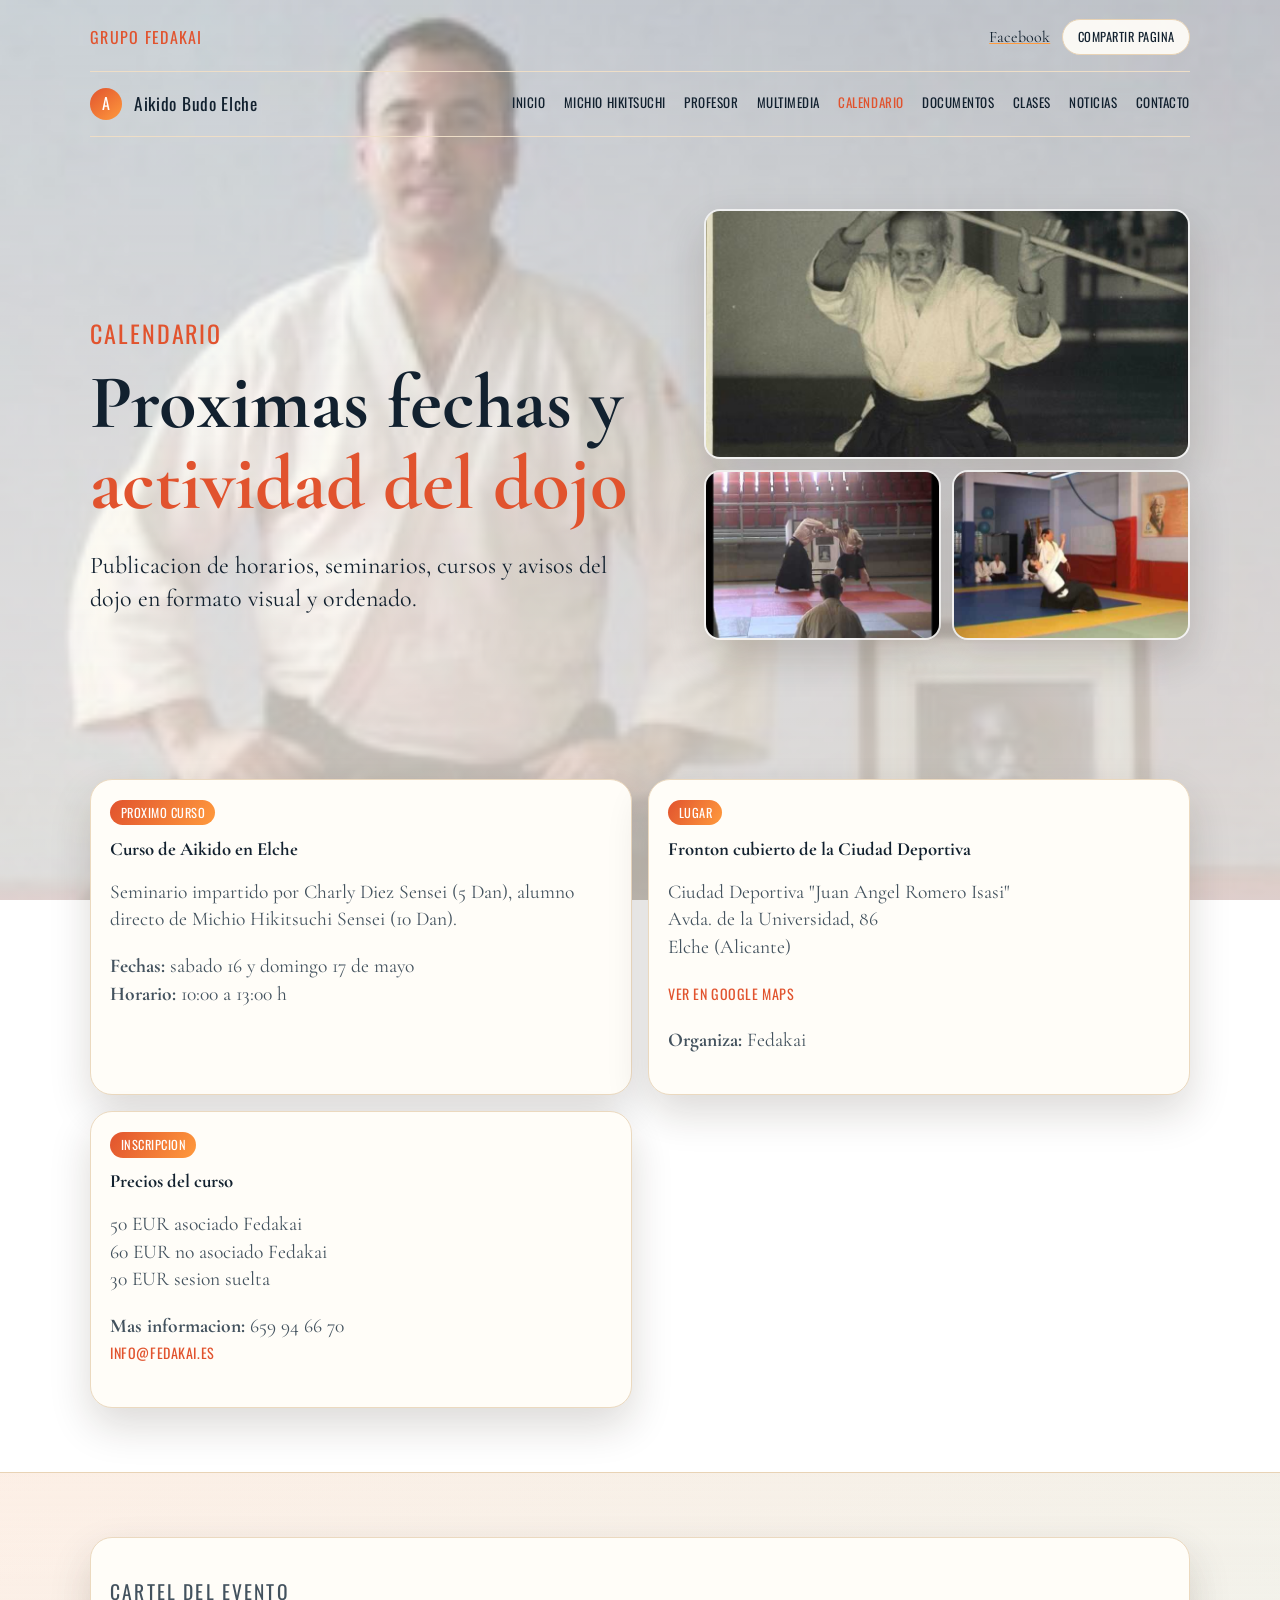
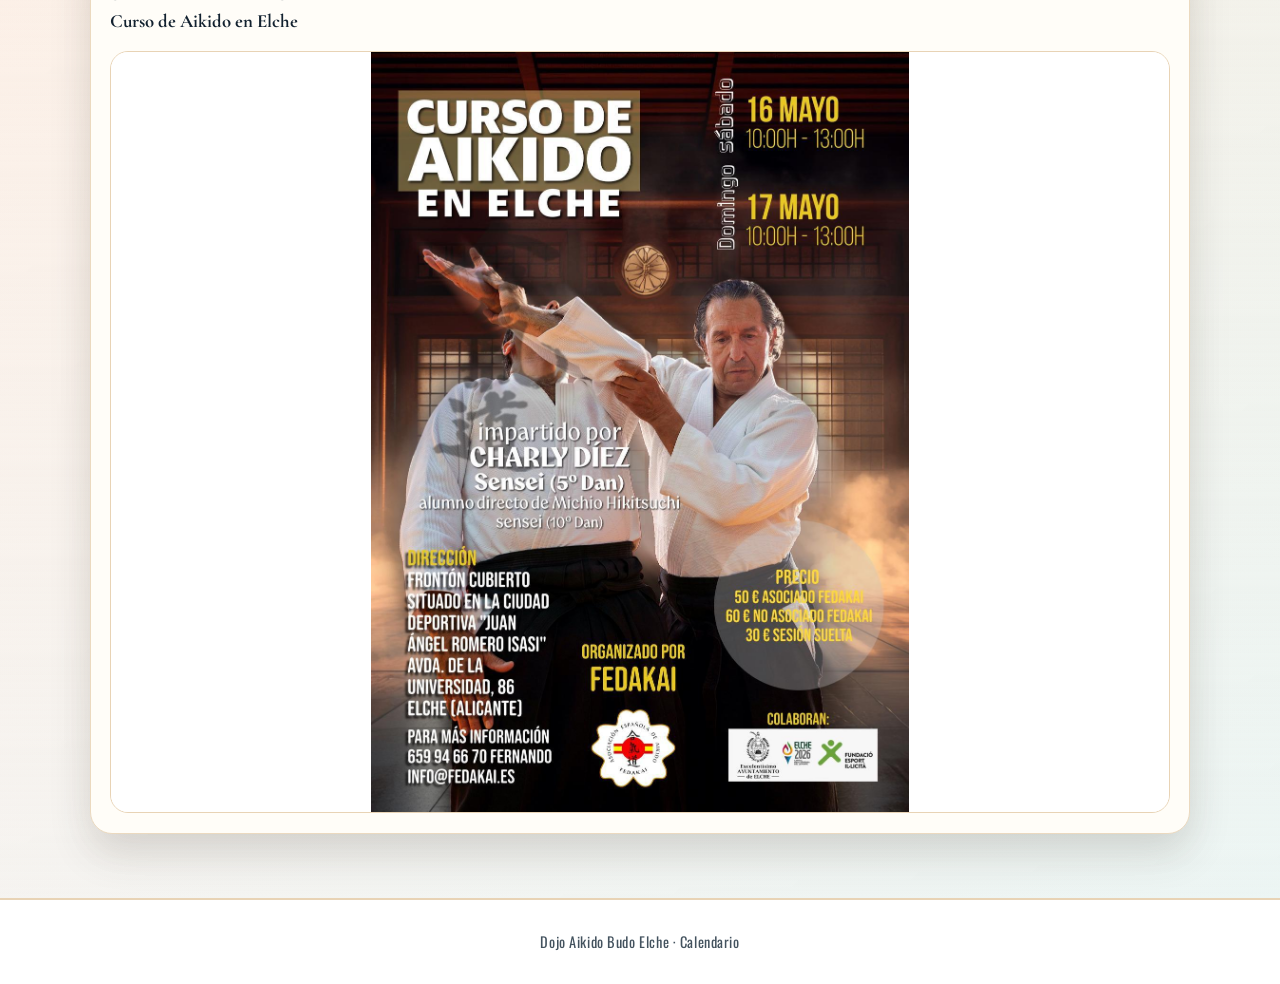
<file: calendario.html>
<!DOCTYPE html>
<html lang="es">
  <head>
    <meta charset="UTF-8" />
    <meta name="viewport" content="width=device-width, initial-scale=1.0" />
    <meta name="description" content="Calendario de Aikido Budo Elche." />
    <title>Calendario | Aikido Budo Elche</title>
    <link rel="preconnect" href="https://fonts.googleapis.com" />
    <link rel="preconnect" href="https://fonts.gstatic.com" crossorigin />
    <link
      href="https://fonts.googleapis.com/css2?family=Cormorant+Garamond:wght@400;500;600;700&family=Oswald:wght@400;500;700&display=swap"
      rel="stylesheet"
    />
    <link rel="stylesheet" href="styles.css" />
  </head>
  <body>
    <div class="bg-carousel" aria-hidden="true">
      <div class="carousel-slide active" style="background-image: url('images/1.jpg')"></div>
      <div class="carousel-slide" style="background-image: url('images/2.jpg')"></div>
      <div class="carousel-slide" style="background-image: url('images/3.jpeg')"></div>
      <div class="carousel-slide" style="background-image: url('images/4.jpg')"></div>
      <div class="carousel-slide" style="background-image: url('images/5.jpg')"></div>
      <div class="carousel-slide" style="background-image: url('images/6.jpg')"></div>
      <div class="carousel-slide" style="background-image: url('images/7.jpg')"></div>
      <div class="carousel-slide" style="background-image: url('images/8.jpg')"></div>
      <div class="carousel-slide" style="background-image: url('images/9.jpg')"></div>
      <div class="carousel-slide" style="background-image: url('images/10.webp')"></div>
    </div>
    <div class="carousel-overlay"></div>
    <div class="paper-grain" aria-hidden="true"></div>
    <div class="sun-glow" aria-hidden="true"></div>

    <header class="site-header page-header">
      <div class="top-bar container">
        <p class="badge">Grupo Fedakai</p>
        <a class="social-link" href="https://www.facebook.com/groups/129818890408472" target="_blank" rel="noopener noreferrer">Facebook</a>
      </div>
      <nav class="nav container" aria-label="Navegacion principal">
        <a class="brand" href="index.html"><span class="brand-mark">A</span><span class="brand-text">Aikido Budo Elche</span></a>
        <button class="menu-btn" aria-expanded="false" aria-controls="menu">Menu</button>
        <ul class="menu" id="menu">
          <li><a href="index.html">Inicio</a></li>
          <li><a href="michio.html">Michio Hikitsuchi</a></li>
          <li><a href="profesor.html">Profesor</a></li>
          <li><a href="multimedia.html">Multimedia</a></li>
          <li><a href="calendario.html">Calendario</a></li>
          <li class="menu-break" aria-hidden="true"></li>
          <li><a href="documentos.html">Documentos</a></li>
          <li><a href="clases.html">Clases</a></li>
          <li><a href="noticias.html">Noticias</a></li>
          <li><a href="contacto.html">Contacto</a></li>
        </ul>
      </nav>
      <section class="hero container reveal subpage-hero">
        <div class="hero-copy">
          <p class="hero-kicker">Calendario</p>
          <h1>Proximas fechas y <span>actividad del dojo</span></h1>
          <p>Publicacion de horarios, seminarios, cursos y avisos del dojo en formato visual y ordenado.</p>
        </div>
        <div class="hero-visual" aria-hidden="true">
          <img src="images/9.jpg" alt="" loading="eager" />
          <img src="images/4.jpg" alt="" loading="lazy" />
          <img src="images/6.jpg" alt="" loading="lazy" />
        </div>
      </section>
    </header>

    <main>
      <section class="section container reveal" id="evento-curso-mayo-2026">
        <div class="media-grid">
          <article class="card compact-card schedule-card">
            <span class="date-pill">Proximo curso</span>
            <h3>Curso de Aikido en Elche</h3>
            <p>Seminario impartido por Charly Diez Sensei (5 Dan), alumno directo de Michio Hikitsuchi Sensei (10 Dan).</p>
            <p><strong>Fechas:</strong> sabado 16 y domingo 17 de mayo<br /><strong>Horario:</strong> 10:00 a 13:00 h</p>
          </article>
          <article class="card compact-card schedule-card">
            <span class="date-pill">Lugar</span>
            <h3>Fronton cubierto de la Ciudad Deportiva</h3>
            <p>Ciudad Deportiva "Juan Angel Romero Isasi"<br />Avda. de la Universidad, 86<br />Elche (Alicante)</p>
            <p><a class="text-link" href="https://maps.app.goo.gl/tPRwHm9npcA2Eo619" target="_blank" rel="noopener noreferrer">Ver en Google Maps</a></p>
            <p><strong>Organiza:</strong> Fedakai</p>
          </article>
          <article class="card compact-card schedule-card">
            <span class="date-pill">Inscripcion</span>
            <h3>Precios del curso</h3>
            <p>50 EUR asociado Fedakai<br />60 EUR no asociado Fedakai<br />30 EUR sesion suelta</p>
            <p><strong>Mas informacion:</strong> 659 94 66 70<br /><a class="text-link" href="mailto:info@fedakai.es">info@fedakai.es</a></p>
          </article>
        </div>
      </section>

      <section class="section section-alt reveal">
        <div class="container">
          <article class="card compact-card">
            <p class="eyebrow">Cartel del evento</p>
            <h3>Curso de Aikido en Elche</h3>
            <figure class="event-poster-wrap">
              <img class="event-poster" src="carteles/curso-mayo-2026.jpg" alt="Cartel del curso de Aikido en Elche" loading="lazy" data-event-poster />
            </figure>
          </article>
        </div>
      </section>
    </main>

    <footer class="site-footer"><p>Dojo Aikido Budo Elche · Calendario</p></footer>
    <script src="script.js"></script>
  </body>
</html>
</file>
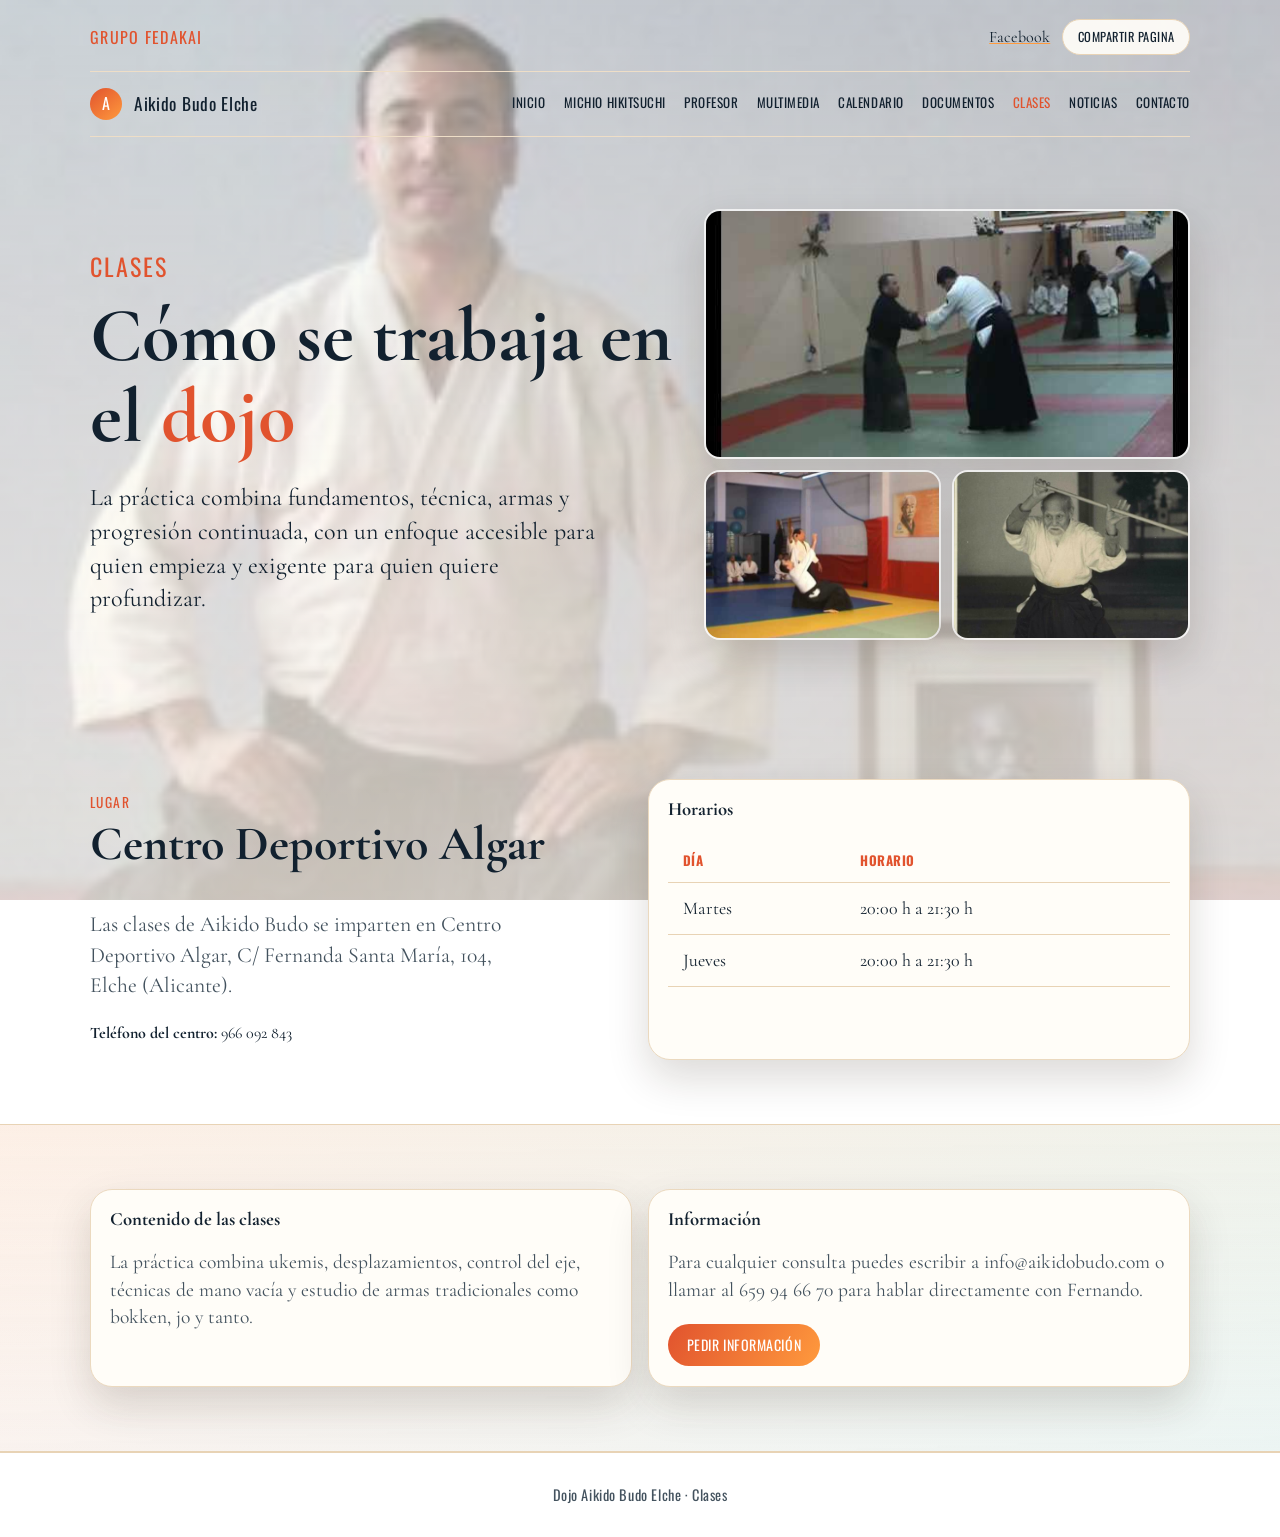
<file: clases.html>
<!DOCTYPE html>
<html lang="es">
  <head><meta charset="UTF-8" /><meta name="viewport" content="width=device-width, initial-scale=1.0" /><meta name="description" content="Clases de Aikido Budo Elche." /><title>Clases | Aikido Budo Elche</title><link rel="preconnect" href="https://fonts.googleapis.com" /><link rel="preconnect" href="https://fonts.gstatic.com" crossorigin /><link href="https://fonts.googleapis.com/css2?family=Cormorant+Garamond:wght@400;500;600;700&family=Oswald:wght@400;500;700&display=swap" rel="stylesheet" /><link rel="stylesheet" href="styles.css" /></head>
  <body>
    <div class="bg-carousel" aria-hidden="true"><div class="carousel-slide active" style="background-image: url('images/1.jpg')"></div><div class="carousel-slide" style="background-image: url('images/2.jpg')"></div><div class="carousel-slide" style="background-image: url('images/3.jpeg')"></div><div class="carousel-slide" style="background-image: url('images/4.jpg')"></div><div class="carousel-slide" style="background-image: url('images/5.jpg')"></div><div class="carousel-slide" style="background-image: url('images/6.jpg')"></div><div class="carousel-slide" style="background-image: url('images/7.jpg')"></div><div class="carousel-slide" style="background-image: url('images/8.jpg')"></div><div class="carousel-slide" style="background-image: url('images/9.jpg')"></div><div class="carousel-slide" style="background-image: url('images/10.webp')"></div></div>
    <div class="carousel-overlay"></div><div class="paper-grain" aria-hidden="true"></div><div class="sun-glow" aria-hidden="true"></div>
    <header class="site-header page-header"><div class="top-bar container"><p class="badge">Grupo Fedakai</p><a class="social-link" href="https://www.facebook.com/groups/129818890408472" target="_blank" rel="noopener noreferrer">Facebook</a></div><nav class="nav container" aria-label="Navegación principal"><a class="brand" href="index.html"><span class="brand-mark">A</span><span class="brand-text">Aikido Budo Elche</span></a><button class="menu-btn" aria-expanded="false" aria-controls="menu">Menú</button><ul class="menu" id="menu"><li><a href="index.html">Inicio</a></li><li><a href="michio.html">Michio Hikitsuchi</a></li><li><a href="profesor.html">Profesor</a></li><li><a href="multimedia.html">Multimedia</a></li><li><a href="calendario.html">Calendario</a></li><li class="menu-break" aria-hidden="true"></li><li><a href="documentos.html">Documentos</a></li><li><a href="clases.html">Clases</a></li><li><a href="noticias.html">Noticias</a></li><li><a href="contacto.html">Contacto</a></li></ul></nav><section class="hero container reveal subpage-hero"><div class="hero-copy"><p class="hero-kicker">Clases</p><h1>Cómo se trabaja en el <span>dojo</span></h1><p>La práctica combina fundamentos, técnica, armas y progresión continuada, con un enfoque accesible para quien empieza y exigente para quien quiere profundizar.</p></div><div class="hero-visual" aria-hidden="true"><img src="images/5.jpg" alt="" loading="eager" /><img src="images/6.jpg" alt="" loading="lazy" /><img src="images/9.jpg" alt="" loading="lazy" /></div></section></header>
    <main>
      <section class="section container reveal">
        <div class="info-grid">
          <article>
            <div class="section-heading">
              <p class="eyebrow">Lugar</p>
              <h2>Centro Deportivo Algar</h2>
            </div>
            <p class="section-lead">Las clases de Aikido Budo se imparten en Centro Deportivo Algar, C/ Fernanda Santa María, 104, Elche (Alicante).</p>
            <p><strong>Teléfono del centro:</strong> 966 092 843</p>
          </article>
          <article class="card compact-card">
            <h3>Horarios</h3>
            <table class="hours-table">
              <thead>
                <tr>
                  <th>Día</th>
                  <th>Horario</th>
                </tr>
              </thead>
              <tbody>
                <tr>
                  <td>Martes</td>
                  <td>20:00 h a 21:30 h</td>
                </tr>
                <tr>
                  <td>Jueves</td>
                  <td>20:00 h a 21:30 h</td>
                </tr>
              </tbody>
            </table>
          </article>
        </div>
      </section>
      <section class="section section-alt reveal">
        <div class="container media-grid">
          <article class="card compact-card">
            <h3>Contenido de las clases</h3>
            <p>La práctica combina ukemis, desplazamientos, control del eje, técnicas de mano vacía y estudio de armas tradicionales como bokken, jo y tanto.</p>
          </article>
          <article class="card compact-card">
            <h3>Información</h3>
            <p>Para cualquier consulta puedes escribir a info@aikidobudo.com o llamar al 659 94 66 70 para hablar directamente con Fernando.</p>
            <a class="btn btn-primary" href="contacto.html">Pedir información</a>
          </article>
        </div>
      </section>
    </main>
    <footer class="site-footer"><p>Dojo Aikido Budo Elche · Clases</p></footer><script src="script.js"></script>
  </body>
</html>
</file>
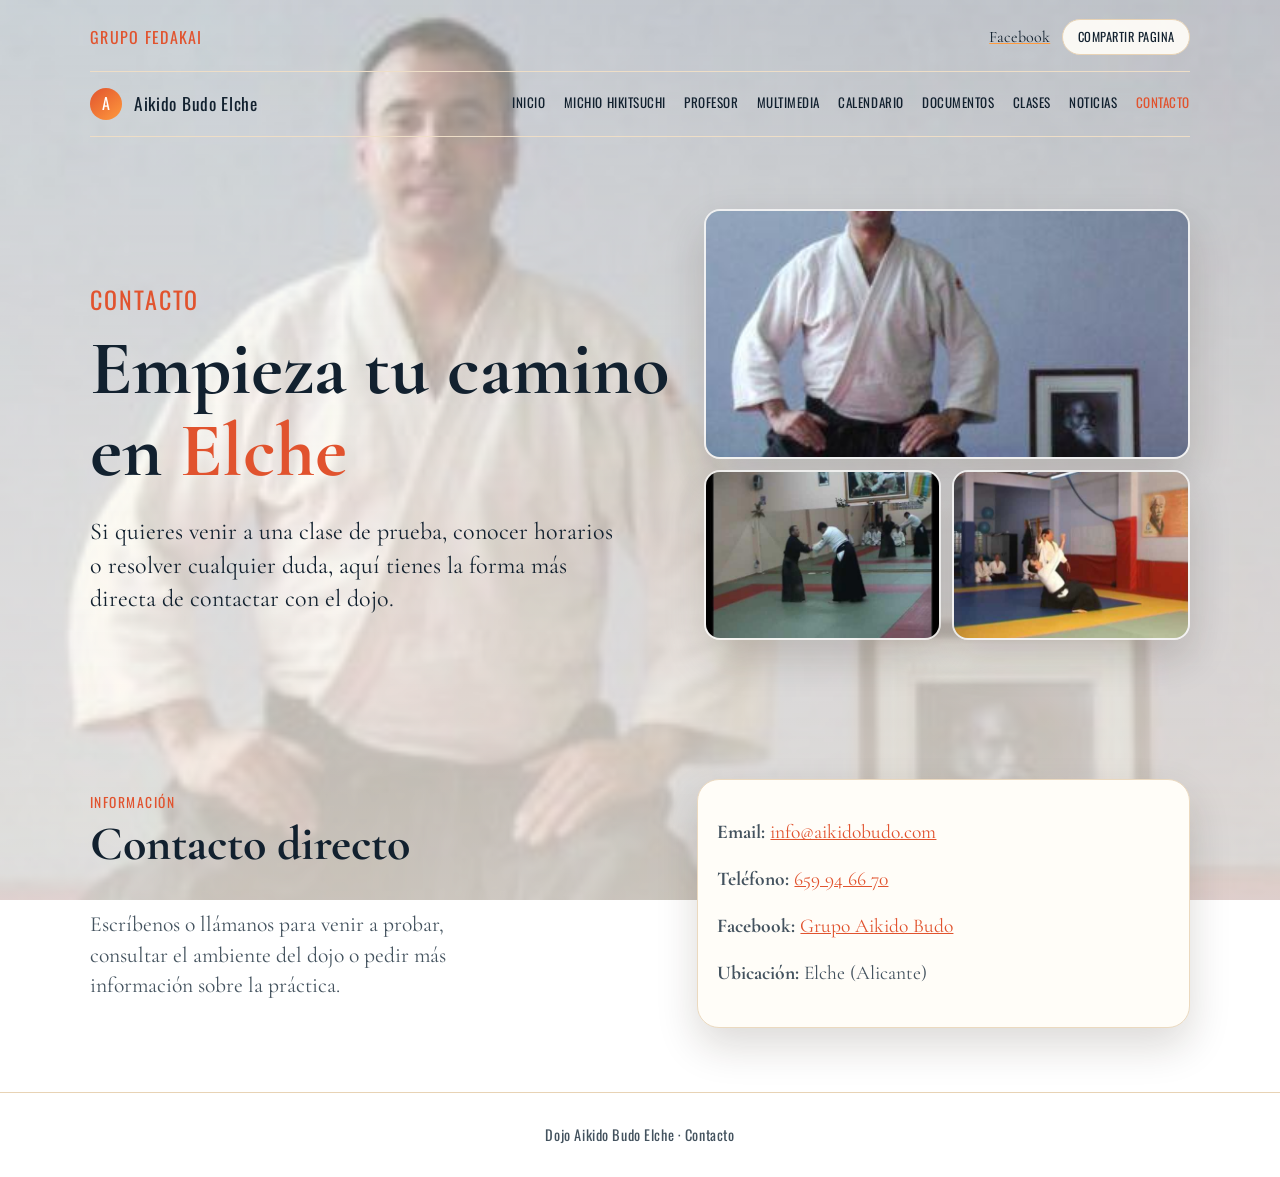
<file: contacto.html>
<!DOCTYPE html>
<html lang="es">
  <head><meta charset="UTF-8" /><meta name="viewport" content="width=device-width, initial-scale=1.0" /><meta name="description" content="Contacto de Aikido Budo Elche." /><title>Contacto | Aikido Budo Elche</title><link rel="preconnect" href="https://fonts.googleapis.com" /><link rel="preconnect" href="https://fonts.gstatic.com" crossorigin /><link href="https://fonts.googleapis.com/css2?family=Cormorant+Garamond:wght@400;500;600;700&family=Oswald:wght@400;500;700&display=swap" rel="stylesheet" /><link rel="stylesheet" href="styles.css" /></head>
  <body>
    <div class="bg-carousel" aria-hidden="true"><div class="carousel-slide active" style="background-image: url('images/1.jpg')"></div><div class="carousel-slide" style="background-image: url('images/2.jpg')"></div><div class="carousel-slide" style="background-image: url('images/3.jpeg')"></div><div class="carousel-slide" style="background-image: url('images/4.jpg')"></div><div class="carousel-slide" style="background-image: url('images/5.jpg')"></div><div class="carousel-slide" style="background-image: url('images/6.jpg')"></div><div class="carousel-slide" style="background-image: url('images/7.jpg')"></div><div class="carousel-slide" style="background-image: url('images/8.jpg')"></div><div class="carousel-slide" style="background-image: url('images/9.jpg')"></div><div class="carousel-slide" style="background-image: url('images/10.webp')"></div></div>
    <div class="carousel-overlay"></div><div class="paper-grain" aria-hidden="true"></div><div class="sun-glow" aria-hidden="true"></div>
    <header class="site-header page-header"><div class="top-bar container"><p class="badge">Grupo Fedakai</p><a class="social-link" href="https://www.facebook.com/groups/129818890408472" target="_blank" rel="noopener noreferrer">Facebook</a></div><nav class="nav container" aria-label="Navegación principal"><a class="brand" href="index.html"><span class="brand-mark">A</span><span class="brand-text">Aikido Budo Elche</span></a><button class="menu-btn" aria-expanded="false" aria-controls="menu">Menú</button><ul class="menu" id="menu"><li><a href="index.html">Inicio</a></li><li><a href="michio.html">Michio Hikitsuchi</a></li><li><a href="profesor.html">Profesor</a></li><li><a href="multimedia.html">Multimedia</a></li><li><a href="calendario.html">Calendario</a></li><li class="menu-break" aria-hidden="true"></li><li><a href="documentos.html">Documentos</a></li><li><a href="clases.html">Clases</a></li><li><a href="noticias.html">Noticias</a></li><li><a href="contacto.html">Contacto</a></li></ul></nav><section class="hero container reveal subpage-hero"><div class="hero-copy"><p class="hero-kicker">Contacto</p><h1>Empieza tu camino en <span>Elche</span></h1><p>Si quieres venir a una clase de prueba, conocer horarios o resolver cualquier duda, aquí tienes la forma más directa de contactar con el dojo.</p></div><div class="hero-visual" aria-hidden="true"><img src="images/1.jpg" alt="" loading="eager" /><img src="images/5.jpg" alt="" loading="lazy" /><img src="images/6.jpg" alt="" loading="lazy" /></div></section></header>
    <main><section class="section container reveal"><div class="contact-wrap"><div><p class="eyebrow">Información</p><h2>Contacto directo</h2><p class="section-lead">Escríbenos o llámanos para venir a probar, consultar el ambiente del dojo o pedir más información sobre la práctica.</p></div><div class="contact-card"><p><strong>Email:</strong> <a href="mailto:info@aikidobudo.com">info@aikidobudo.com</a></p><p><strong>Teléfono:</strong> <a href="tel:+34659946670">659 94 66 70</a></p><p><strong>Facebook:</strong> <a href="https://www.facebook.com/groups/129818890408472" target="_blank" rel="noopener noreferrer">Grupo Aikido Budo</a></p><p><strong>Ubicación:</strong> Elche (Alicante)</p></div></div></section></main>
    <footer class="site-footer"><p>Dojo Aikido Budo Elche · Contacto</p></footer><script src="script.js"></script>
  </body>
</html>
</file>
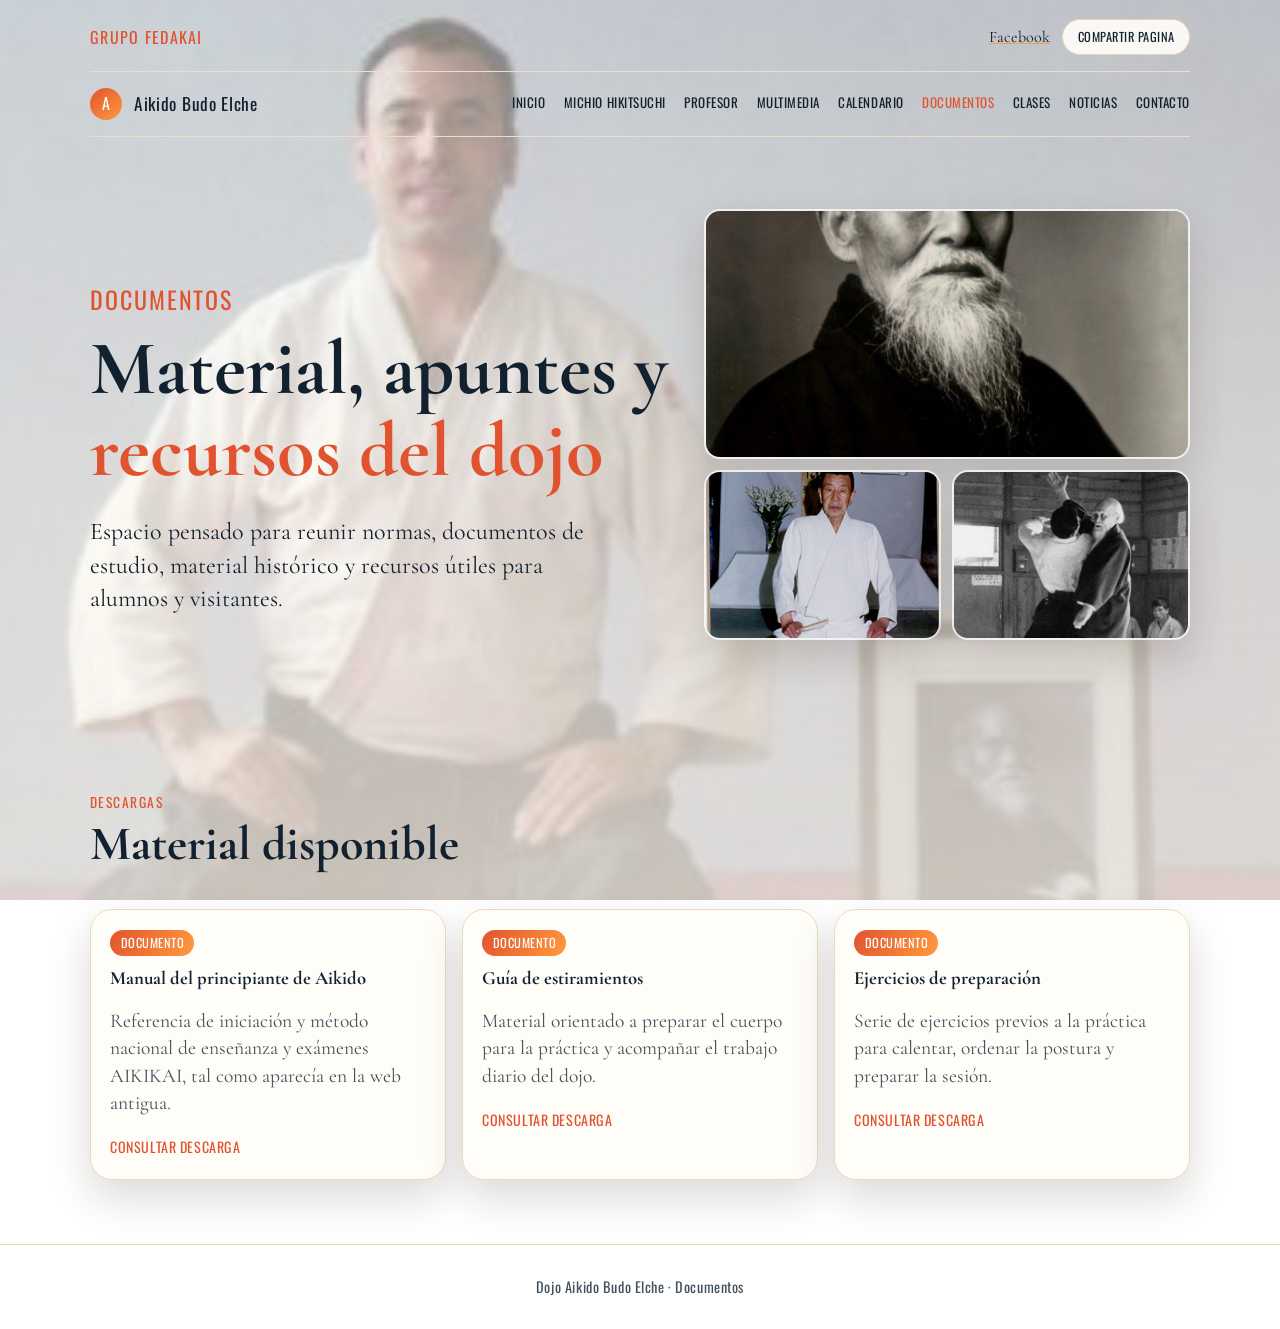
<file: documentos.html>
<!DOCTYPE html>
<html lang="es">
  <head><meta charset="UTF-8" /><meta name="viewport" content="width=device-width, initial-scale=1.0" /><meta name="description" content="Documentos de Aikido Budo Elche." /><title>Documentos | Aikido Budo Elche</title><link rel="preconnect" href="https://fonts.googleapis.com" /><link rel="preconnect" href="https://fonts.gstatic.com" crossorigin /><link href="https://fonts.googleapis.com/css2?family=Cormorant+Garamond:wght@400;500;600;700&family=Oswald:wght@400;500;700&display=swap" rel="stylesheet" /><link rel="stylesheet" href="styles.css" /></head>
  <body>
    <div class="bg-carousel" aria-hidden="true"><div class="carousel-slide active" style="background-image: url('images/1.jpg')"></div><div class="carousel-slide" style="background-image: url('images/2.jpg')"></div><div class="carousel-slide" style="background-image: url('images/3.jpeg')"></div><div class="carousel-slide" style="background-image: url('images/4.jpg')"></div><div class="carousel-slide" style="background-image: url('images/5.jpg')"></div><div class="carousel-slide" style="background-image: url('images/6.jpg')"></div><div class="carousel-slide" style="background-image: url('images/7.jpg')"></div><div class="carousel-slide" style="background-image: url('images/8.jpg')"></div><div class="carousel-slide" style="background-image: url('images/9.jpg')"></div><div class="carousel-slide" style="background-image: url('images/10.webp')"></div></div>
    <div class="carousel-overlay"></div><div class="paper-grain" aria-hidden="true"></div><div class="sun-glow" aria-hidden="true"></div>
    <header class="site-header page-header"><div class="top-bar container"><p class="badge">Grupo Fedakai</p><a class="social-link" href="https://www.facebook.com/groups/129818890408472" target="_blank" rel="noopener noreferrer">Facebook</a></div><nav class="nav container" aria-label="Navegación principal"><a class="brand" href="index.html"><span class="brand-mark">A</span><span class="brand-text">Aikido Budo Elche</span></a><button class="menu-btn" aria-expanded="false" aria-controls="menu">Menú</button><ul class="menu" id="menu"><li><a href="index.html">Inicio</a></li><li><a href="michio.html">Michio Hikitsuchi</a></li><li><a href="profesor.html">Profesor</a></li><li><a href="multimedia.html">Multimedia</a></li><li><a href="calendario.html">Calendario</a></li><li class="menu-break" aria-hidden="true"></li><li><a href="documentos.html">Documentos</a></li><li><a href="clases.html">Clases</a></li><li><a href="noticias.html">Noticias</a></li><li><a href="contacto.html">Contacto</a></li></ul></nav><section class="hero container reveal subpage-hero"><div class="hero-copy"><p class="hero-kicker">Documentos</p><h1>Material, apuntes y <span>recursos del dojo</span></h1><p>Espacio pensado para reunir normas, documentos de estudio, material histórico y recursos útiles para alumnos y visitantes.</p></div><div class="hero-visual" aria-hidden="true"><img src="images/7.jpg" alt="" loading="eager" /><img src="images/8.jpg" alt="" loading="lazy" /><img src="images/10.webp" alt="" loading="lazy" /></div></section></header>
    <main>
      <section class="section container reveal">
        <div class="section-heading">
          <p class="eyebrow">Descargas</p>
          <h2>Material disponible</h2>
        </div>
        <div class="doc-grid">
          <article class="card compact-card doc-item">
            <span class="date-pill">Documento</span>
            <h3>Manual del principiante de Aikido</h3>
            <p>Referencia de iniciación y método nacional de enseñanza y exámenes AIKIKAI, tal como aparecía en la web antigua.</p>
            <a class="text-link" href="https://www.aikidobudo.com/documentos.html" target="_blank" rel="noopener noreferrer">Consultar descarga</a>
          </article>
          <article class="card compact-card doc-item">
            <span class="date-pill">Documento</span>
            <h3>Guía de estiramientos</h3>
            <p>Material orientado a preparar el cuerpo para la práctica y acompañar el trabajo diario del dojo.</p>
            <a class="text-link" href="https://www.aikidobudo.com/documentos.html" target="_blank" rel="noopener noreferrer">Consultar descarga</a>
          </article>
          <article class="card compact-card doc-item">
            <span class="date-pill">Documento</span>
            <h3>Ejercicios de preparación</h3>
            <p>Serie de ejercicios previos a la práctica para calentar, ordenar la postura y preparar la sesión.</p>
            <a class="text-link" href="https://www.aikidobudo.com/documentos.html" target="_blank" rel="noopener noreferrer">Consultar descarga</a>
          </article>
        </div>
      </section>
    </main>
    <footer class="site-footer"><p>Dojo Aikido Budo Elche · Documentos</p></footer><script src="script.js"></script>
  </body>
</html>
</file>
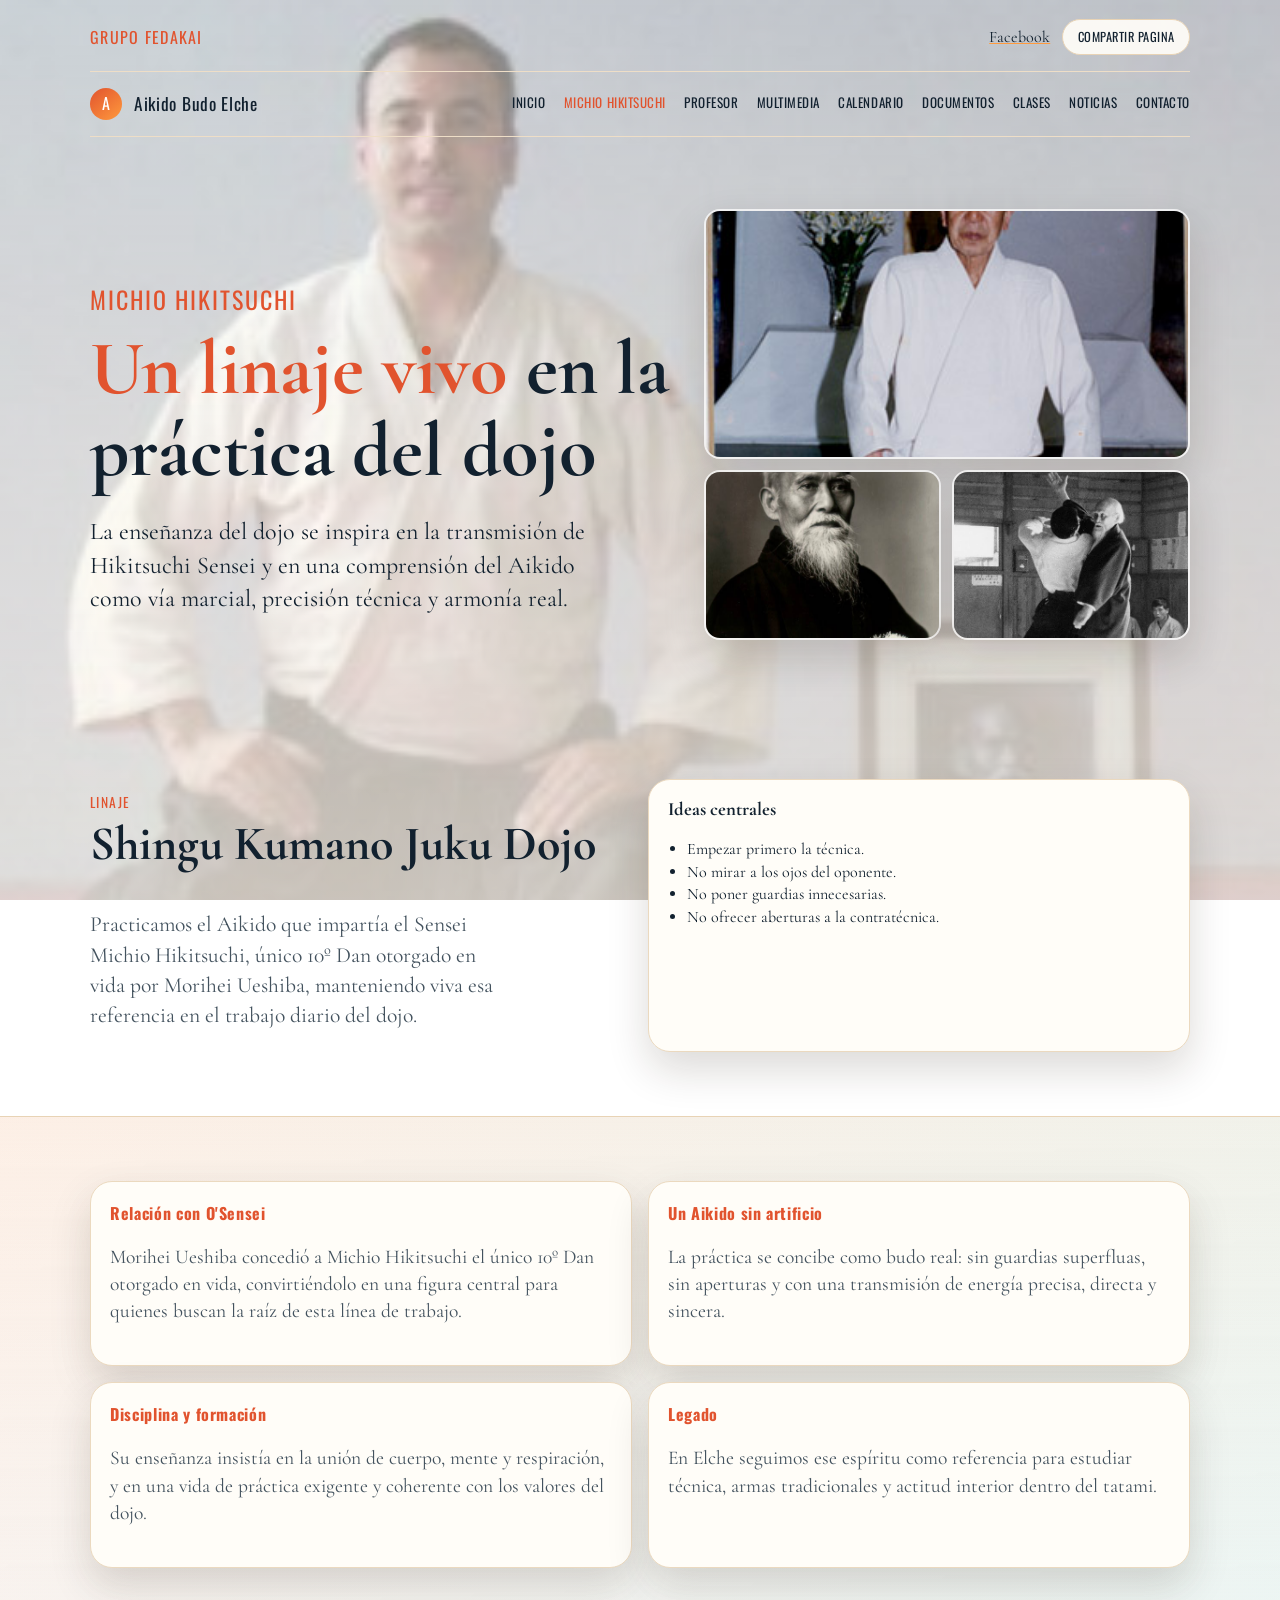
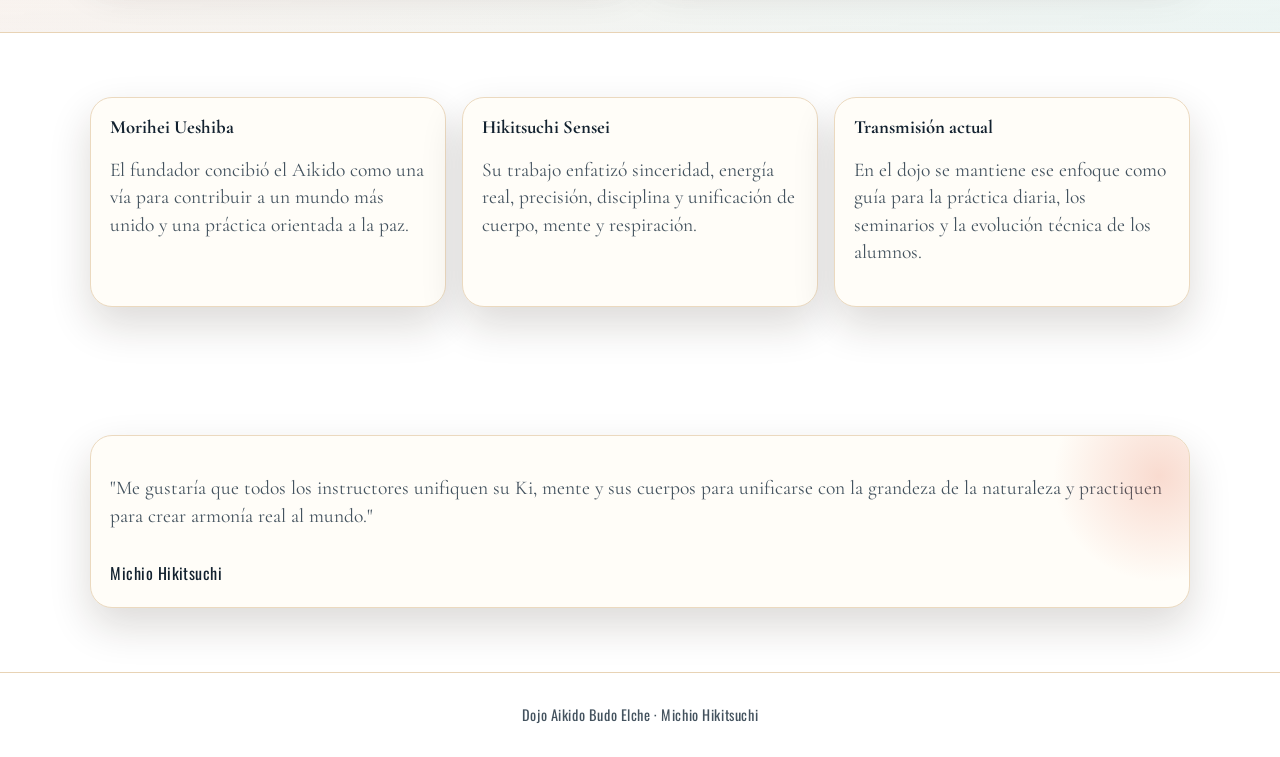
<file: michio.html>
<!DOCTYPE html>
<html lang="es">
  <head>
    <meta charset="UTF-8" />
    <meta name="viewport" content="width=device-width, initial-scale=1.0" />
    <meta name="description" content="Michio Hikitsuchi y el linaje de Aikido Budo Elche." />
    <title>Michio Hikitsuchi | Aikido Budo Elche</title>
    <link rel="preconnect" href="https://fonts.googleapis.com" />
    <link rel="preconnect" href="https://fonts.gstatic.com" crossorigin />
    <link href="https://fonts.googleapis.com/css2?family=Cormorant+Garamond:wght@400;500;600;700&family=Oswald:wght@400;500;700&display=swap" rel="stylesheet" />
    <link rel="stylesheet" href="styles.css" />
  </head>
  <body>
    <div class="bg-carousel" aria-hidden="true">
      <div class="carousel-slide active" style="background-image: url('images/1.jpg')"></div>
      <div class="carousel-slide" style="background-image: url('images/2.jpg')"></div>
      <div class="carousel-slide" style="background-image: url('images/3.jpeg')"></div>
      <div class="carousel-slide" style="background-image: url('images/4.jpg')"></div>
      <div class="carousel-slide" style="background-image: url('images/5.jpg')"></div>
      <div class="carousel-slide" style="background-image: url('images/6.jpg')"></div>
      <div class="carousel-slide" style="background-image: url('images/7.jpg')"></div>
      <div class="carousel-slide" style="background-image: url('images/8.jpg')"></div>
      <div class="carousel-slide" style="background-image: url('images/9.jpg')"></div>
      <div class="carousel-slide" style="background-image: url('images/10.webp')"></div>
    </div>
    <div class="carousel-overlay"></div>
    <div class="paper-grain" aria-hidden="true"></div>
    <div class="sun-glow" aria-hidden="true"></div>
    <header class="site-header page-header">
      <div class="top-bar container">
        <p class="badge">Grupo Fedakai</p>
        <a class="social-link" href="https://www.facebook.com/groups/129818890408472" target="_blank" rel="noopener noreferrer">Facebook</a>
      </div>
      <nav class="nav container" aria-label="Navegación principal">
        <a class="brand" href="index.html"><span class="brand-mark">A</span><span class="brand-text">Aikido Budo Elche</span></a>
        <button class="menu-btn" aria-expanded="false" aria-controls="menu">Menú</button>
        <ul class="menu" id="menu">
          <li><a href="index.html">Inicio</a></li>
          <li><a href="michio.html">Michio Hikitsuchi</a></li>
          <li><a href="profesor.html">Profesor</a></li>
          <li><a href="multimedia.html">Multimedia</a></li>
          <li><a href="calendario.html">Calendario</a></li>
          <li class="menu-break" aria-hidden="true"></li>
          <li><a href="documentos.html">Documentos</a></li>
          <li><a href="clases.html">Clases</a></li>
          <li><a href="noticias.html">Noticias</a></li>
          <li><a href="contacto.html">Contacto</a></li>
        </ul>
      </nav>
      <section class="hero container reveal subpage-hero">
        <div class="hero-copy">
          <p class="hero-kicker">Michio Hikitsuchi</p>
          <h1><span>Un linaje vivo</span> en la práctica del dojo</h1>
          <p>La enseñanza del dojo se inspira en la transmisión de Hikitsuchi Sensei y en una comprensión del Aikido como vía marcial, precisión técnica y armonía real.</p>
        </div>
        <div class="hero-visual" aria-hidden="true">
          <img src="images/8.jpg" alt="" loading="eager" />
          <img src="images/7.jpg" alt="" loading="lazy" />
          <img src="images/10.webp" alt="" loading="lazy" />
        </div>
      </section>
    </header>
    <main>
      <section class="section container reveal">
        <div class="info-grid">
          <article>
            <div class="section-heading">
              <p class="eyebrow">Linaje</p>
              <h2>Shingu Kumano Juku Dojo</h2>
            </div>
            <p class="section-lead">Practicamos el Aikido que impartía el Sensei Michio Hikitsuchi, único 10º Dan otorgado en vida por Morihei Ueshiba, manteniendo viva esa referencia en el trabajo diario del dojo.</p>
          </article>
          <article class="card compact-card">
            <h3>Ideas centrales</h3>
            <ul>
              <li>Empezar primero la técnica.</li>
              <li>No mirar a los ojos del oponente.</li>
              <li>No poner guardias innecesarias.</li>
              <li>No ofrecer aberturas a la contratécnica.</li>
            </ul>
          </article>
        </div>
      </section>
      <section class="section section-alt reveal">
        <div class="container history-grid">
          <article class="card compact-card history-item">
            <strong>Relación con O'Sensei</strong>
            <p>Morihei Ueshiba concedió a Michio Hikitsuchi el único 10º Dan otorgado en vida, convirtiéndolo en una figura central para quienes buscan la raíz de esta línea de trabajo.</p>
          </article>
          <article class="card compact-card history-item">
            <strong>Un Aikido sin artificio</strong>
            <p>La práctica se concibe como budo real: sin guardias superfluas, sin aperturas y con una transmisión de energía precisa, directa y sincera.</p>
          </article>
          <article class="card compact-card history-item">
            <strong>Disciplina y formación</strong>
            <p>Su enseñanza insistía en la unión de cuerpo, mente y respiración, y en una vida de práctica exigente y coherente con los valores del dojo.</p>
          </article>
          <article class="card compact-card history-item">
            <strong>Legado</strong>
            <p>En Elche seguimos ese espíritu como referencia para estudiar técnica, armas tradicionales y actitud interior dentro del tatami.</p>
          </article>
        </div>
      </section>
      <section class="section container reveal">
        <div class="timeline">
          <article class="timeline-item">
            <h3>Morihei Ueshiba</h3>
            <p>El fundador concibió el Aikido como una vía para contribuir a un mundo más unido y una práctica orientada a la paz.</p>
          </article>
          <article class="timeline-item">
            <h3>Hikitsuchi Sensei</h3>
            <p>Su trabajo enfatizó sinceridad, energía real, precisión, disciplina y unificación de cuerpo, mente y respiración.</p>
          </article>
          <article class="timeline-item">
            <h3>Transmisión actual</h3>
            <p>En el dojo se mantiene ese enfoque como guía para la práctica diaria, los seminarios y la evolución técnica de los alumnos.</p>
          </article>
        </div>
      </section>
      <section class="section container reveal">
        <article class="quote-card">
          <p>"Me gustaría que todos los instructores unifiquen su Ki, mente y sus cuerpos para unificarse con la grandeza de la naturaleza y practiquen para crear armonía real al mundo."</p>
          <span>Michio Hikitsuchi</span>
        </article>
      </section>
    </main>
    <footer class="site-footer"><p>Dojo Aikido Budo Elche · Michio Hikitsuchi</p></footer>
    <script src="script.js"></script>
  </body>
</html>
</file>
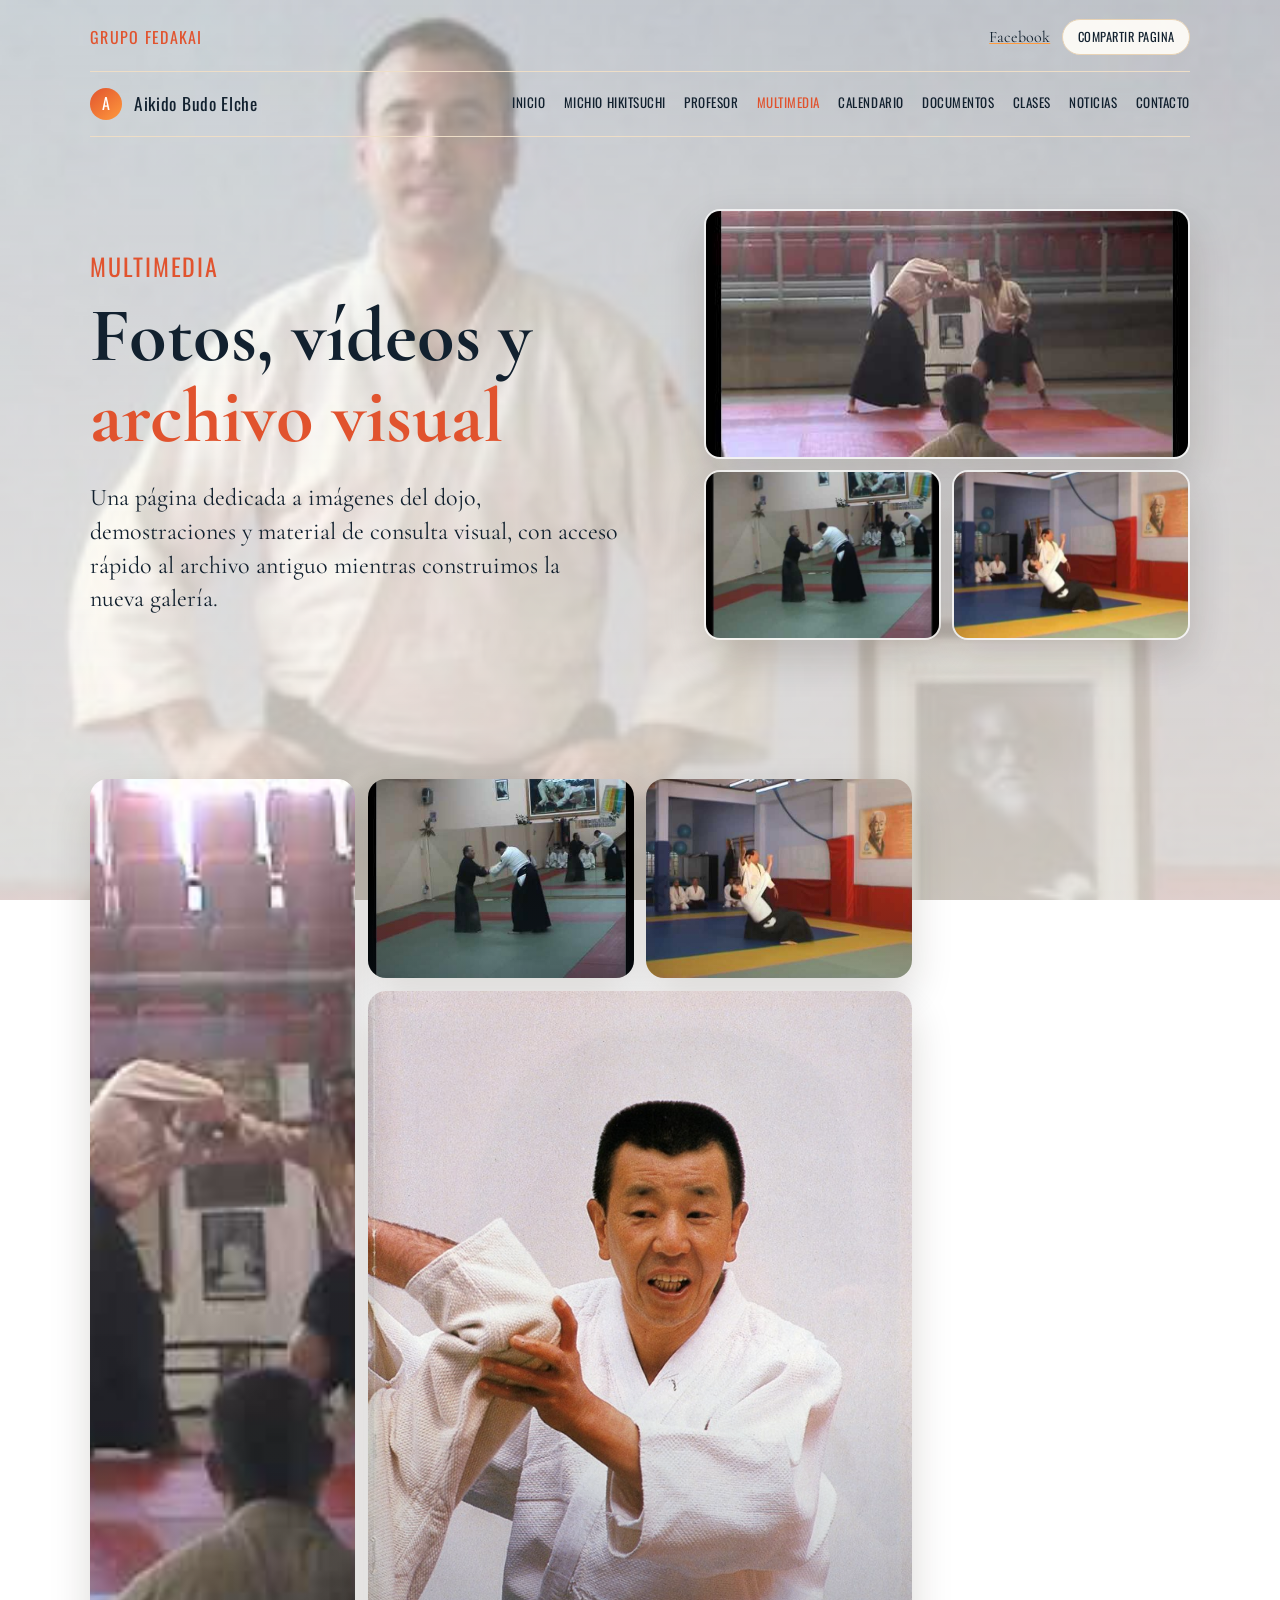
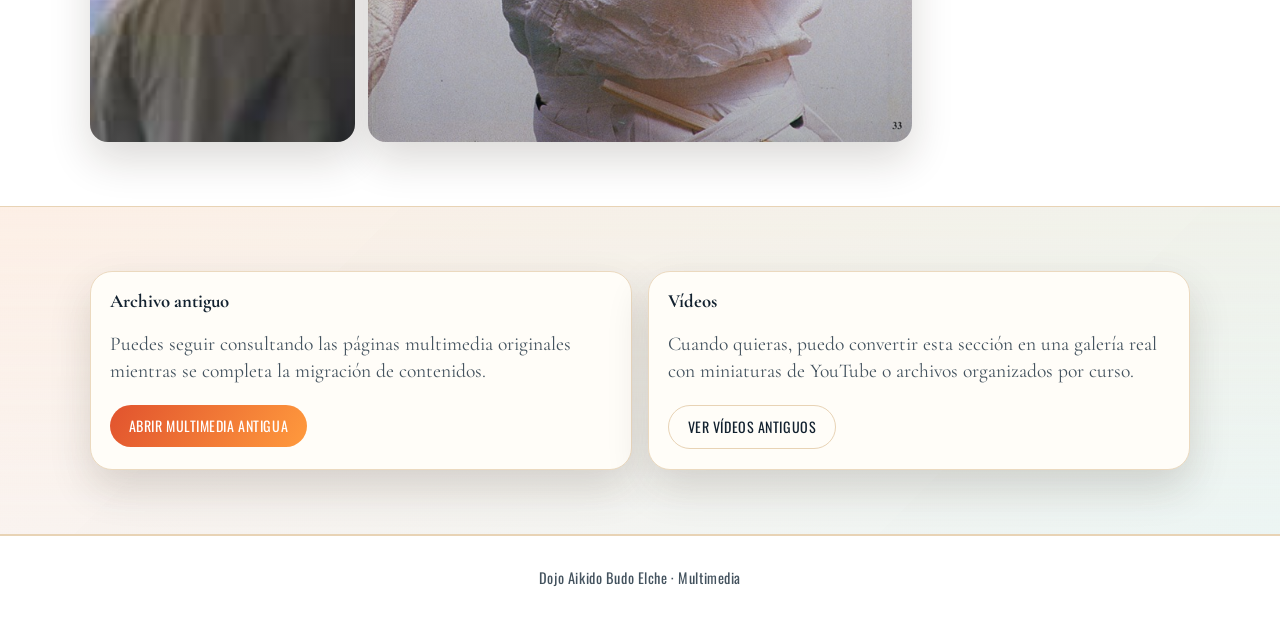
<file: multimedia.html>
<!DOCTYPE html>
<html lang="es">
  <head><meta charset="UTF-8" /><meta name="viewport" content="width=device-width, initial-scale=1.0" /><meta name="description" content="Multimedia de Aikido Budo Elche." /><title>Multimedia | Aikido Budo Elche</title><link rel="preconnect" href="https://fonts.googleapis.com" /><link rel="preconnect" href="https://fonts.gstatic.com" crossorigin /><link href="https://fonts.googleapis.com/css2?family=Cormorant+Garamond:wght@400;500;600;700&family=Oswald:wght@400;500;700&display=swap" rel="stylesheet" /><link rel="stylesheet" href="styles.css" /></head>
  <body>
    <div class="bg-carousel" aria-hidden="true"><div class="carousel-slide active" style="background-image: url('images/1.jpg')"></div><div class="carousel-slide" style="background-image: url('images/2.jpg')"></div><div class="carousel-slide" style="background-image: url('images/3.jpeg')"></div><div class="carousel-slide" style="background-image: url('images/4.jpg')"></div><div class="carousel-slide" style="background-image: url('images/5.jpg')"></div><div class="carousel-slide" style="background-image: url('images/6.jpg')"></div><div class="carousel-slide" style="background-image: url('images/7.jpg')"></div><div class="carousel-slide" style="background-image: url('images/8.jpg')"></div><div class="carousel-slide" style="background-image: url('images/9.jpg')"></div><div class="carousel-slide" style="background-image: url('images/10.webp')"></div></div>
    <div class="carousel-overlay"></div><div class="paper-grain" aria-hidden="true"></div><div class="sun-glow" aria-hidden="true"></div>
    <header class="site-header page-header"><div class="top-bar container"><p class="badge">Grupo Fedakai</p><a class="social-link" href="https://www.facebook.com/groups/129818890408472" target="_blank" rel="noopener noreferrer">Facebook</a></div><nav class="nav container" aria-label="Navegación principal"><a class="brand" href="index.html"><span class="brand-mark">A</span><span class="brand-text">Aikido Budo Elche</span></a><button class="menu-btn" aria-expanded="false" aria-controls="menu">Menú</button><ul class="menu" id="menu"><li><a href="index.html">Inicio</a></li><li><a href="michio.html">Michio Hikitsuchi</a></li><li><a href="profesor.html">Profesor</a></li><li><a href="multimedia.html">Multimedia</a></li><li><a href="calendario.html">Calendario</a></li><li class="menu-break" aria-hidden="true"></li><li><a href="documentos.html">Documentos</a></li><li><a href="clases.html">Clases</a></li><li><a href="noticias.html">Noticias</a></li><li><a href="contacto.html">Contacto</a></li></ul></nav><section class="hero container reveal subpage-hero"><div class="hero-copy"><p class="hero-kicker">Multimedia</p><h1>Fotos, vídeos y <span>archivo visual</span></h1><p>Una página dedicada a imágenes del dojo, demostraciones y material de consulta visual, con acceso rápido al archivo antiguo mientras construimos la nueva galería.</p></div><div class="hero-visual" aria-hidden="true"><img src="images/4.jpg" alt="" loading="eager" /><img src="images/5.jpg" alt="" loading="lazy" /><img src="images/6.jpg" alt="" loading="lazy" /></div></section></header>
    <main>
      <section class="section container reveal"><div class="gallery-grid"><figure class="gallery-item tall"><img src="images/4.jpg" alt="Clase" loading="lazy" /></figure><figure class="gallery-item"><img src="images/5.jpg" alt="Práctica" loading="lazy" /></figure><figure class="gallery-item"><img src="images/6.jpg" alt="Dojo" loading="lazy" /></figure><figure class="gallery-item wide"><img src="images/2.jpg" alt="Sensei" loading="lazy" /></figure></div></section>
      <section class="section section-alt reveal"><div class="container media-grid"><article class="card compact-card"><h3>Archivo antiguo</h3><p>Puedes seguir consultando las páginas multimedia originales mientras se completa la migración de contenidos.</p><a class="btn btn-primary" href="https://www.aikidobudo.com/multimedia.html" target="_blank" rel="noopener noreferrer">Abrir multimedia antigua</a></article><article class="card compact-card"><h3>Vídeos</h3><p>Cuando quieras, puedo convertir esta sección en una galería real con miniaturas de YouTube o archivos organizados por curso.</p><a class="btn btn-ghost" href="https://www.aikidobudo.com/videosfernando.html" target="_blank" rel="noopener noreferrer">Ver vídeos antiguos</a></article></div></section>
    </main>
    <footer class="site-footer"><p>Dojo Aikido Budo Elche · Multimedia</p></footer><script src="script.js"></script>
  </body>
</html>
</file>
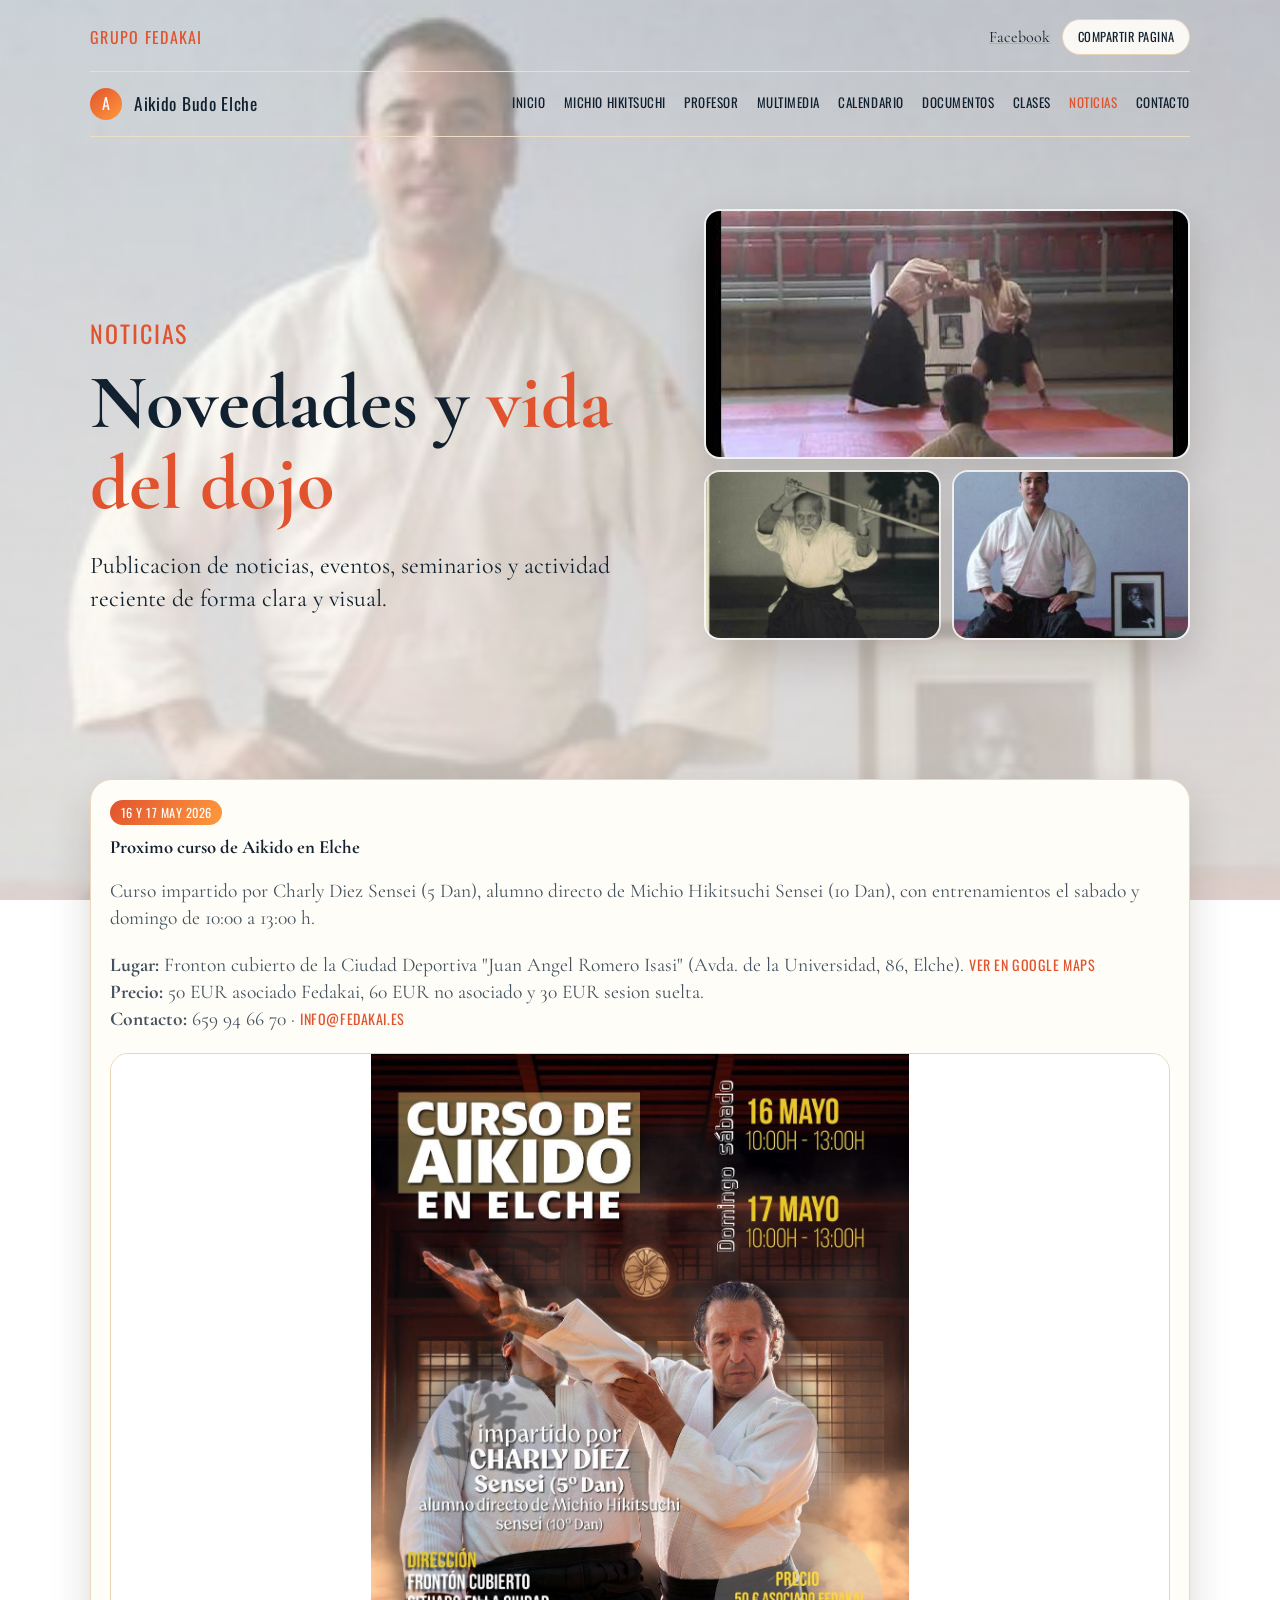
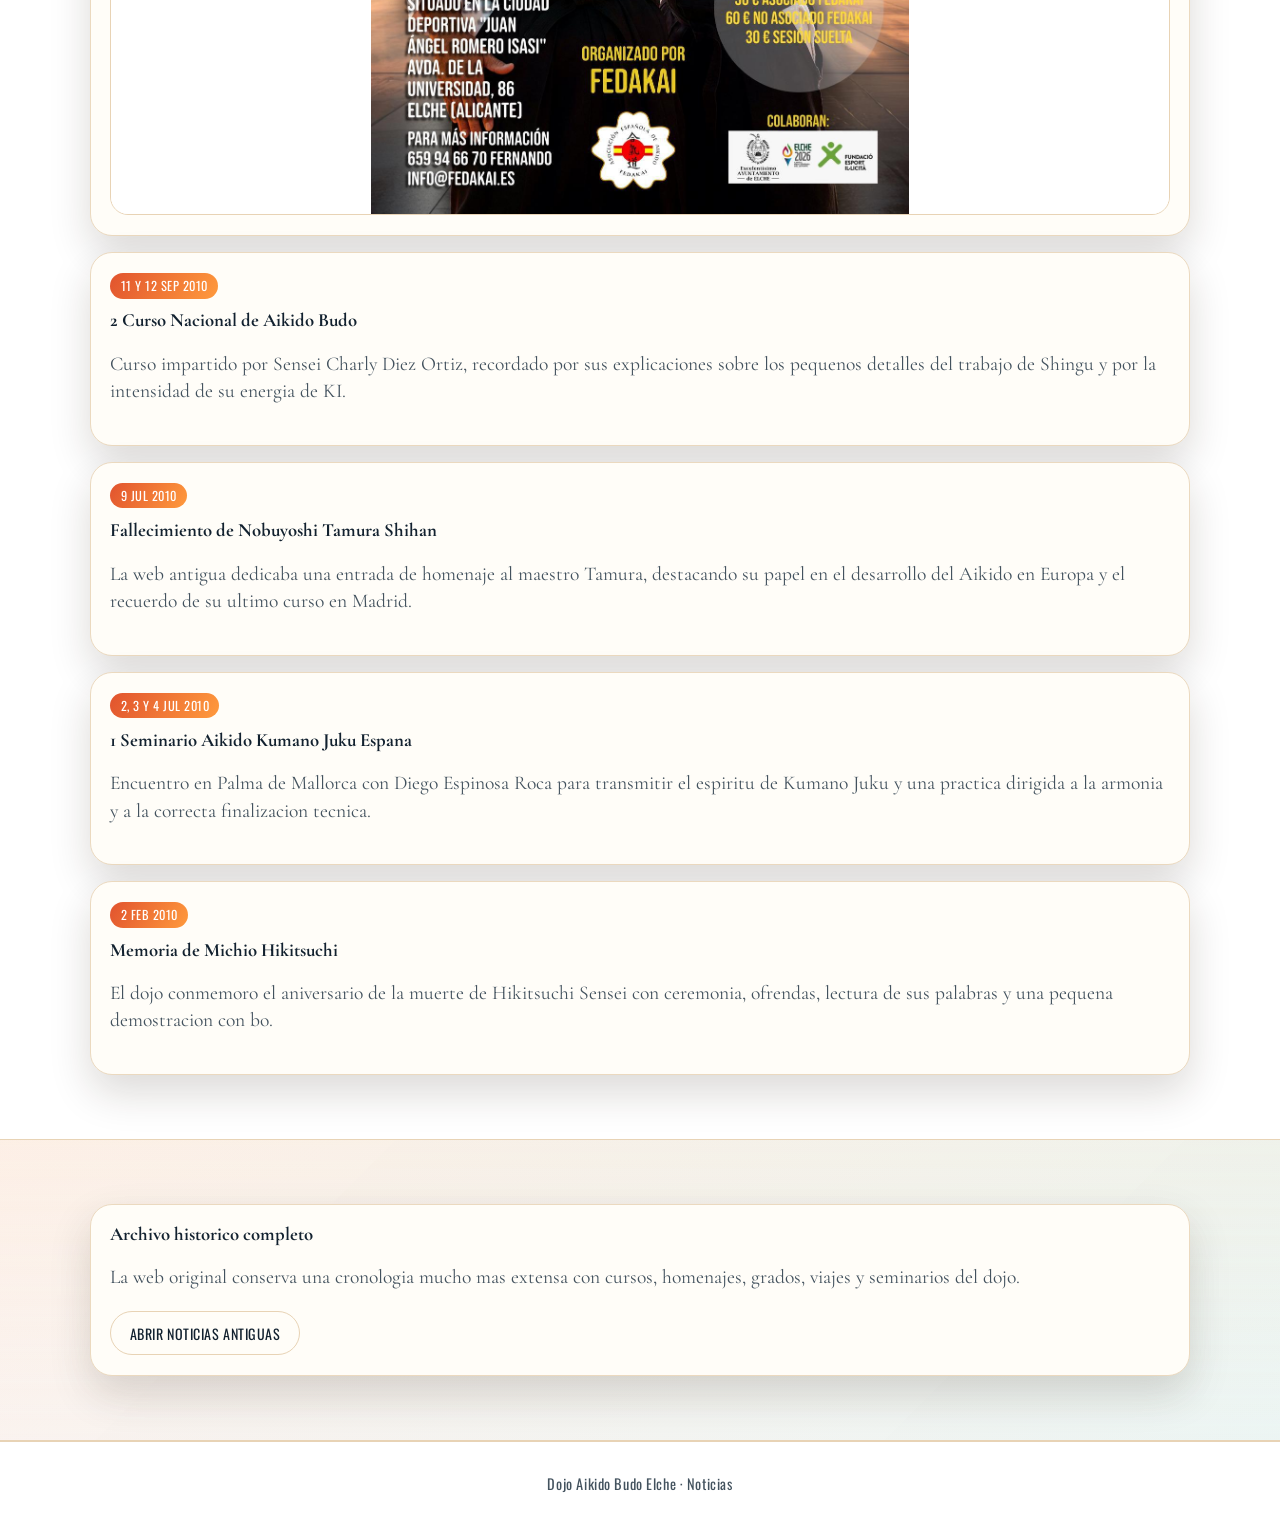
<file: noticias.html>
<!DOCTYPE html>
<html lang="es">
  <head>
    <meta charset="UTF-8" />
    <meta name="viewport" content="width=device-width, initial-scale=1.0" />
    <meta name="description" content="Noticias de Aikido Budo Elche." />
    <title>Noticias | Aikido Budo Elche</title>
    <link rel="preconnect" href="https://fonts.googleapis.com" />
    <link rel="preconnect" href="https://fonts.gstatic.com" crossorigin />
    <link
      href="https://fonts.googleapis.com/css2?family=Cormorant+Garamond:wght@400;500;600;700&family=Oswald:wght@400;500;700&display=swap"
      rel="stylesheet"
    />
    <link rel="stylesheet" href="styles.css" />
  </head>
  <body>
    <div class="bg-carousel" aria-hidden="true">
      <div class="carousel-slide active" style="background-image: url('images/1.jpg')"></div>
      <div class="carousel-slide" style="background-image: url('images/2.jpg')"></div>
      <div class="carousel-slide" style="background-image: url('images/3.jpeg')"></div>
      <div class="carousel-slide" style="background-image: url('images/4.jpg')"></div>
      <div class="carousel-slide" style="background-image: url('images/5.jpg')"></div>
      <div class="carousel-slide" style="background-image: url('images/6.jpg')"></div>
      <div class="carousel-slide" style="background-image: url('images/7.jpg')"></div>
      <div class="carousel-slide" style="background-image: url('images/8.jpg')"></div>
      <div class="carousel-slide" style="background-image: url('images/9.jpg')"></div>
      <div class="carousel-slide" style="background-image: url('images/10.webp')"></div>
    </div>
    <div class="carousel-overlay"></div>
    <div class="paper-grain" aria-hidden="true"></div>
    <div class="sun-glow" aria-hidden="true"></div>

    <header class="site-header page-header">
      <div class="top-bar container">
        <p class="badge">Grupo Fedakai</p>
        <a class="social-link" href="https://www.facebook.com/groups/129818890408472" target="_blank" rel="noopener noreferrer">Facebook</a>
      </div>
      <nav class="nav container" aria-label="Navegacion principal">
        <a class="brand" href="index.html"><span class="brand-mark">A</span><span class="brand-text">Aikido Budo Elche</span></a>
        <button class="menu-btn" aria-expanded="false" aria-controls="menu">Menu</button>
        <ul class="menu" id="menu">
          <li><a href="index.html">Inicio</a></li>
          <li><a href="michio.html">Michio Hikitsuchi</a></li>
          <li><a href="profesor.html">Profesor</a></li>
          <li><a href="multimedia.html">Multimedia</a></li>
          <li><a href="calendario.html">Calendario</a></li>
          <li class="menu-break" aria-hidden="true"></li>
          <li><a href="documentos.html">Documentos</a></li>
          <li><a href="clases.html">Clases</a></li>
          <li><a href="noticias.html">Noticias</a></li>
          <li><a href="contacto.html">Contacto</a></li>
        </ul>
      </nav>
      <section class="hero container reveal subpage-hero">
        <div class="hero-copy">
          <p class="hero-kicker">Noticias</p>
          <h1>Novedades y <span>vida del dojo</span></h1>
          <p>Publicacion de noticias, eventos, seminarios y actividad reciente de forma clara y visual.</p>
        </div>
        <div class="hero-visual" aria-hidden="true">
          <img src="images/4.jpg" alt="" loading="eager" />
          <img src="images/9.jpg" alt="" loading="lazy" />
          <img src="images/1.jpg" alt="" loading="lazy" />
        </div>
      </section>
    </header>

    <main>
      <section class="section container reveal">
        <div class="news-list">
          <article class="card compact-card news-item" id="evento-curso-mayo-2026">
            <span class="date-pill">16 y 17 May 2026</span>
            <h3>Proximo curso de Aikido en Elche</h3>
            <p>Curso impartido por Charly Diez Sensei (5 Dan), alumno directo de Michio Hikitsuchi Sensei (10 Dan), con entrenamientos el sabado y domingo de 10:00 a 13:00 h.</p>
            <p><strong>Lugar:</strong> Fronton cubierto de la Ciudad Deportiva "Juan Angel Romero Isasi" (Avda. de la Universidad, 86, Elche). <a class="text-link" href="https://maps.app.goo.gl/tPRwHm9npcA2Eo619" target="_blank" rel="noopener noreferrer">Ver en Google Maps</a><br /><strong>Precio:</strong> 50 EUR asociado Fedakai, 60 EUR no asociado y 30 EUR sesion suelta.<br /><strong>Contacto:</strong> 659 94 66 70 · <a class="text-link" href="mailto:info@fedakai.es">info@fedakai.es</a></p>
            <figure class="event-poster-wrap">
              <img class="event-poster" src="carteles/curso-mayo-2026.jpg" alt="Cartel del curso de Aikido en Elche" loading="lazy" data-event-poster />
            </figure>
          </article>

          <article class="card compact-card news-item">
            <span class="date-pill">11 y 12 Sep 2010</span>
            <h3>2 Curso Nacional de Aikido Budo</h3>
            <p>Curso impartido por Sensei Charly Diez Ortiz, recordado por sus explicaciones sobre los pequenos detalles del trabajo de Shingu y por la intensidad de su energia de KI.</p>
          </article>
          <article class="card compact-card news-item">
            <span class="date-pill">9 Jul 2010</span>
            <h3>Fallecimiento de Nobuyoshi Tamura Shihan</h3>
            <p>La web antigua dedicaba una entrada de homenaje al maestro Tamura, destacando su papel en el desarrollo del Aikido en Europa y el recuerdo de su ultimo curso en Madrid.</p>
          </article>
          <article class="card compact-card news-item">
            <span class="date-pill">2, 3 y 4 Jul 2010</span>
            <h3>1 Seminario Aikido Kumano Juku Espana</h3>
            <p>Encuentro en Palma de Mallorca con Diego Espinosa Roca para transmitir el espiritu de Kumano Juku y una practica dirigida a la armonia y a la correcta finalizacion tecnica.</p>
          </article>
          <article class="card compact-card news-item">
            <span class="date-pill">2 Feb 2010</span>
            <h3>Memoria de Michio Hikitsuchi</h3>
            <p>El dojo conmemoro el aniversario de la muerte de Hikitsuchi Sensei con ceremonia, ofrendas, lectura de sus palabras y una pequena demostracion con bo.</p>
          </article>
        </div>
      </section>

      <section class="section section-alt reveal">
        <div class="container">
          <article class="card compact-card">
            <h3>Archivo historico completo</h3>
            <p>La web original conserva una cronologia mucho mas extensa con cursos, homenajes, grados, viajes y seminarios del dojo.</p>
            <a class="btn btn-ghost" href="https://www.aikidobudo.com/noticias.html" target="_blank" rel="noopener noreferrer">Abrir noticias antiguas</a>
          </article>
        </div>
      </section>
    </main>

    <footer class="site-footer"><p>Dojo Aikido Budo Elche · Noticias</p></footer>
    <script src="script.js"></script>
  </body>
</html>
</file>
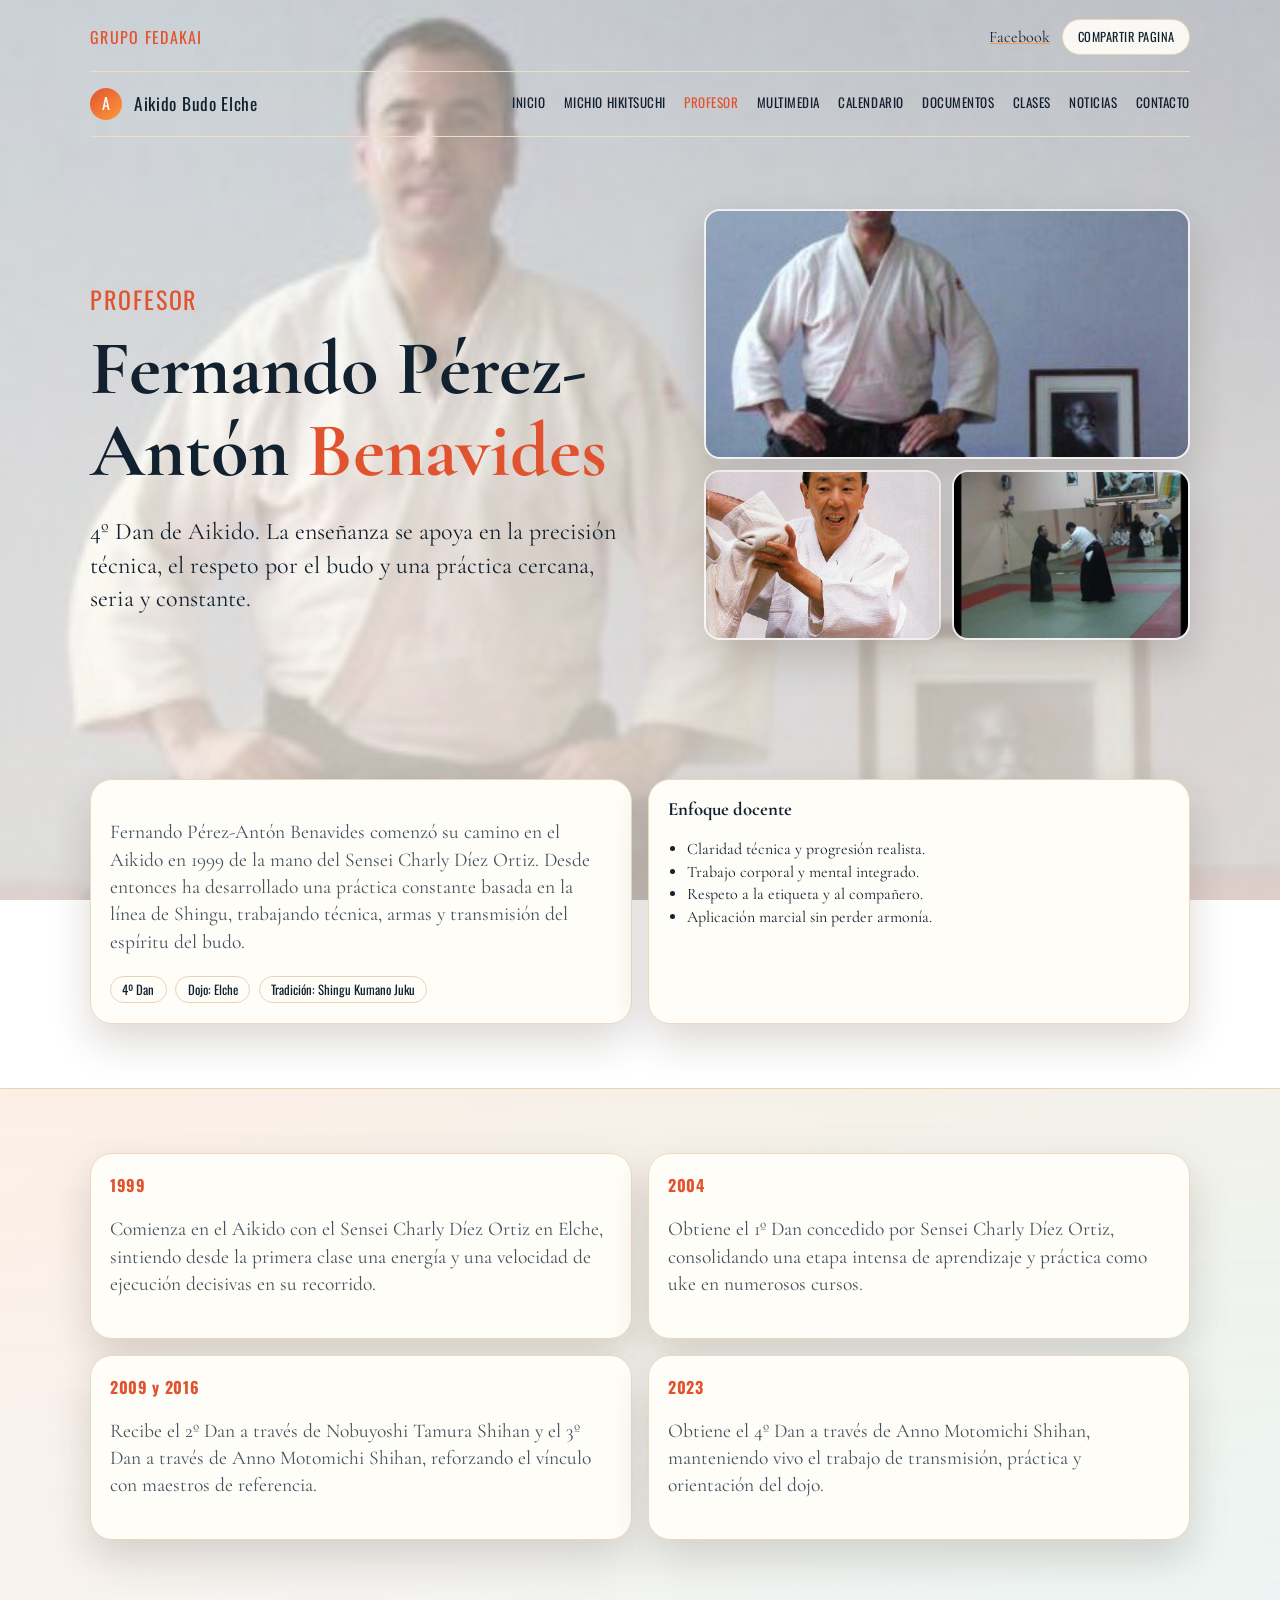
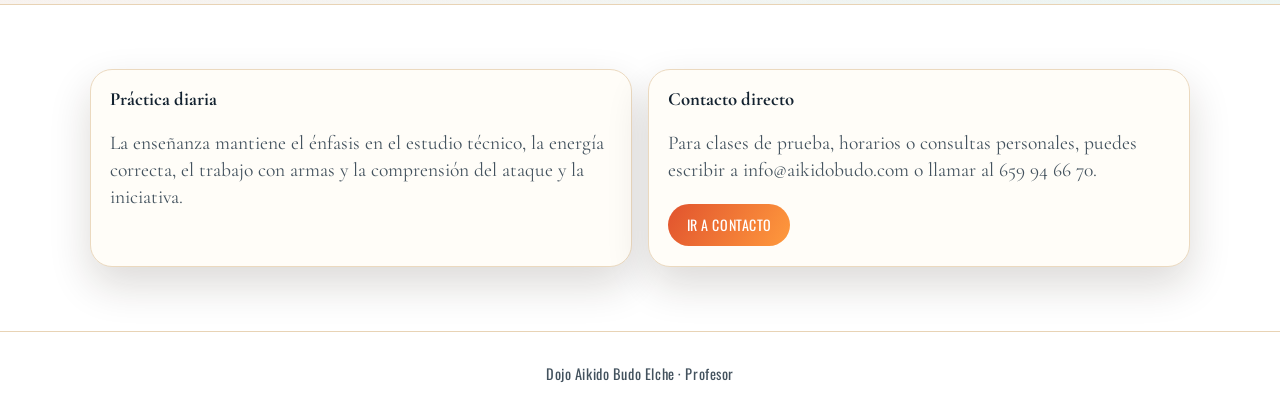
<file: profesor.html>
<!DOCTYPE html>
<html lang="es">
  <head>
    <meta charset="UTF-8" />
    <meta name="viewport" content="width=device-width, initial-scale=1.0" />
    <meta name="description" content="Profesor del dojo Aikido Budo Elche." />
    <title>Profesor | Aikido Budo Elche</title>
    <link rel="preconnect" href="https://fonts.googleapis.com" />
    <link rel="preconnect" href="https://fonts.gstatic.com" crossorigin />
    <link href="https://fonts.googleapis.com/css2?family=Cormorant+Garamond:wght@400;500;600;700&family=Oswald:wght@400;500;700&display=swap" rel="stylesheet" />
    <link rel="stylesheet" href="styles.css" />
  </head>
  <body>
    <div class="bg-carousel" aria-hidden="true"><div class="carousel-slide active" style="background-image: url('images/1.jpg')"></div><div class="carousel-slide" style="background-image: url('images/2.jpg')"></div><div class="carousel-slide" style="background-image: url('images/3.jpeg')"></div><div class="carousel-slide" style="background-image: url('images/4.jpg')"></div><div class="carousel-slide" style="background-image: url('images/5.jpg')"></div><div class="carousel-slide" style="background-image: url('images/6.jpg')"></div><div class="carousel-slide" style="background-image: url('images/7.jpg')"></div><div class="carousel-slide" style="background-image: url('images/8.jpg')"></div><div class="carousel-slide" style="background-image: url('images/9.jpg')"></div><div class="carousel-slide" style="background-image: url('images/10.webp')"></div></div>
    <div class="carousel-overlay"></div><div class="paper-grain" aria-hidden="true"></div><div class="sun-glow" aria-hidden="true"></div>
    <header class="site-header page-header">
      <div class="top-bar container"><p class="badge">Grupo Fedakai</p><a class="social-link" href="https://www.facebook.com/groups/129818890408472" target="_blank" rel="noopener noreferrer">Facebook</a></div>
      <nav class="nav container" aria-label="Navegación principal"><a class="brand" href="index.html"><span class="brand-mark">A</span><span class="brand-text">Aikido Budo Elche</span></a><button class="menu-btn" aria-expanded="false" aria-controls="menu">Menú</button><ul class="menu" id="menu"><li><a href="index.html">Inicio</a></li><li><a href="michio.html">Michio Hikitsuchi</a></li><li><a href="profesor.html">Profesor</a></li><li><a href="multimedia.html">Multimedia</a></li><li><a href="calendario.html">Calendario</a></li><li class="menu-break" aria-hidden="true"></li><li><a href="documentos.html">Documentos</a></li><li><a href="clases.html">Clases</a></li><li><a href="noticias.html">Noticias</a></li><li><a href="contacto.html">Contacto</a></li></ul></nav>
      <section class="hero container reveal subpage-hero"><div class="hero-copy"><p class="hero-kicker">Profesor</p><h1>Fernando Pérez-Antón <span>Benavides</span></h1><p>4º Dan de Aikido. La enseñanza se apoya en la precisión técnica, el respeto por el budo y una práctica cercana, seria y constante.</p></div><div class="hero-visual" aria-hidden="true"><img src="images/1.jpg" alt="" loading="eager" /><img src="images/2.jpg" alt="" loading="lazy" /><img src="images/5.jpg" alt="" loading="lazy" /></div></section>
    </header>
    <main>
      <section class="section container reveal">
        <div class="info-grid">
          <article class="profile-card">
            <p>Fernando Pérez-Antón Benavides comenzó su camino en el Aikido en 1999 de la mano del Sensei Charly Díez Ortiz. Desde entonces ha desarrollado una práctica constante basada en la línea de Shingu, trabajando técnica, armas y transmisión del espíritu del budo.</p>
            <div class="profile-meta"><span>4º Dan</span><span>Dojo: Elche</span><span>Tradición: Shingu Kumano Juku</span></div>
          </article>
          <article class="card compact-card">
            <h3>Enfoque docente</h3>
            <ul>
              <li>Claridad técnica y progresión realista.</li>
              <li>Trabajo corporal y mental integrado.</li>
              <li>Respeto a la etiqueta y al compañero.</li>
              <li>Aplicación marcial sin perder armonía.</li>
            </ul>
          </article>
        </div>
      </section>
      <section class="section section-alt reveal">
        <div class="container history-grid">
          <article class="card compact-card history-item">
            <strong>1999</strong>
            <p>Comienza en el Aikido con el Sensei Charly Díez Ortiz en Elche, sintiendo desde la primera clase una energía y una velocidad de ejecución decisivas en su recorrido.</p>
          </article>
          <article class="card compact-card history-item">
            <strong>2004</strong>
            <p>Obtiene el 1º Dan concedido por Sensei Charly Díez Ortiz, consolidando una etapa intensa de aprendizaje y práctica como uke en numerosos cursos.</p>
          </article>
          <article class="card compact-card history-item">
            <strong>2009 y 2016</strong>
            <p>Recibe el 2º Dan a través de Nobuyoshi Tamura Shihan y el 3º Dan a través de Anno Motomichi Shihan, reforzando el vínculo con maestros de referencia.</p>
          </article>
          <article class="card compact-card history-item">
            <strong>2023</strong>
            <p>Obtiene el 4º Dan a través de Anno Motomichi Shihan, manteniendo vivo el trabajo de transmisión, práctica y orientación del dojo.</p>
          </article>
        </div>
      </section>
      <section class="section container reveal">
        <div class="media-grid">
          <article class="card compact-card">
            <h3>Práctica diaria</h3>
            <p>La enseñanza mantiene el énfasis en el estudio técnico, la energía correcta, el trabajo con armas y la comprensión del ataque y la iniciativa.</p>
          </article>
          <article class="card compact-card">
            <h3>Contacto directo</h3>
            <p>Para clases de prueba, horarios o consultas personales, puedes escribir a info@aikidobudo.com o llamar al 659 94 66 70.</p>
            <a class="btn btn-primary" href="contacto.html">Ir a contacto</a>
          </article>
        </div>
      </section>
    </main>
    <footer class="site-footer"><p>Dojo Aikido Budo Elche · Profesor</p></footer>
    <script src="script.js"></script>
  </body>
</html>
</file>
<file: styles.css>
:root {
  --bg: #fff7ec;
  --paper: #fffdf8;
  --ink: #12212f;
  --muted: #43525e;
  --accent: #e1532e;
  --accent-soft: #ff9a3d;
  --teal: #0f8b8d;
  --line: #e8d3b5;
  --shadow: 0 18px 42px rgba(39, 25, 14, 0.16);
  --radius: 22px;
  --carousel-fade: 5s;
}

.bg-carousel {
  position: fixed;
  inset: 0;
  width: 100%;
  height: 100%;
  z-index: 1;
  overflow: hidden;
}

.carousel-slide {
  position: absolute;
  inset: 0;
  background-size: cover;
  background-position: center 30%;
  background-repeat: no-repeat;
  opacity: 0;
  transition: opacity 2s ease-in-out;
}

.carousel-slide.active {
  opacity: 1;
}

.carousel-overlay {
  position: fixed;
  inset: 0;
  background: linear-gradient(
    180deg,
    rgba(255, 247, 236, 0.5),
    rgba(255, 247, 236, 0.68),
    rgba(255, 247, 236, 0.78)
  );
  z-index: 2;
  pointer-events: none;
}

* {
  box-sizing: border-box;
}

html,
body {
  margin: 0;
  padding: 0;
}

body {
  font-family: "Cormorant Garamond", serif;
  color: var(--ink);
  background: transparent;
  line-height: 1.4;
  overflow-x: hidden;
}

header,
main,
footer {
  position: relative;
  z-index: 3;
}

.paper-grain {
  position: fixed;
  inset: 0;
  pointer-events: none;
  opacity: 0.2;
  background-image: repeating-linear-gradient(
    45deg,
    rgba(23, 35, 40, 0.02),
    rgba(23, 35, 40, 0.02) 2px,
    transparent 2px,
    transparent 6px
  );
  z-index: -1;
}

.sun-glow {
  position: fixed;
  width: 480px;
  aspect-ratio: 1;
  border-radius: 50%;
  right: -150px;
  top: -120px;
  background: radial-gradient(circle, rgba(255, 154, 61, 0.24), rgba(255, 154, 61, 0));
  pointer-events: none;
  z-index: -1;
}

.container {
  width: min(1100px, calc(100% - 2.5rem));
  margin: 0 auto;
}

.site-header {
  padding: 1.2rem 0 2.5rem;
}

.top-bar {
  display: flex;
  justify-content: space-between;
  align-items: center;
  gap: 1rem;
}

.top-bar-actions {
  display: flex;
  align-items: center;
  gap: 0.75rem;
  flex-wrap: wrap;
}

.badge {
  margin: 0;
  font-family: "Oswald", sans-serif;
  text-transform: uppercase;
  letter-spacing: 0.08em;
  color: var(--accent);
}

.social-link {
  color: var(--ink);
  text-decoration-color: var(--accent-soft);
}

.share-button {
  border: 1px solid var(--line);
  background: rgba(255, 253, 248, 0.92);
  color: var(--ink);
  border-radius: 999px;
  padding: 0.45rem 0.9rem;
  font-family: "Oswald", sans-serif;
  font-size: 0.78rem;
  letter-spacing: 0.04em;
  text-transform: uppercase;
  cursor: pointer;
}

.share-button:hover {
  color: var(--accent);
}

.nav {
  margin-top: 1rem;
  display: flex;
  justify-content: space-between;
  align-items: center;
  gap: 1rem;
  border-top: 1px solid color-mix(in srgb, var(--line) 76%, #ffffff);
  border-bottom: 1px solid color-mix(in srgb, var(--line) 76%, #ffffff);
  padding: 1rem 0;
}

.brand {
  display: inline-flex;
  align-items: center;
  gap: 0.75rem;
  text-decoration: none;
  color: var(--ink);
}

.brand-mark {
  width: 2rem;
  height: 2rem;
  border-radius: 50%;
  display: grid;
  place-items: center;
  background: linear-gradient(140deg, var(--accent), var(--accent-soft));
  color: #fff;
  font-family: "Oswald", sans-serif;
}

.brand-text {
  font-family: "Oswald", sans-serif;
  font-size: 1.08rem;
  letter-spacing: 0.04em;
}

.menu-btn {
  display: none;
  border: 1px solid var(--line);
  background: var(--paper);
  border-radius: 999px;
  padding: 0.4rem 0.9rem;
  font-family: "Oswald", sans-serif;
}

.menu {
  list-style: none;
  margin: 0;
  padding: 0;
  display: flex;
  gap: 1.15rem;
  flex-wrap: wrap;
  justify-content: flex-end;
}

.menu a {
  color: var(--ink);
  text-decoration: none;
  font-family: "Oswald", sans-serif;
  font-size: 0.82rem;
  letter-spacing: 0.04em;
  text-transform: uppercase;
}

.menu a.active,
.menu a:hover {
  color: var(--accent);
}

.hero {
  padding: 4.5rem 0 3.5rem;
  display: grid;
  grid-template-columns: 1.1fr 0.9fr;
  gap: 1.2rem;
  align-items: end;
}

.hero-copy {
  position: relative;
  z-index: 2;
}

.hero-kicker {
  font-family: "Oswald", sans-serif;
  letter-spacing: 0.08em;
  text-transform: uppercase;
  color: var(--accent);
  margin-bottom: 0.7rem;
}

h1,
h2,
h3 {
  margin-top: 0;
  line-height: 1.06;
}

h1 {
  font-size: clamp(2.3rem, 6vw, 5rem);
  margin-bottom: 1rem;
  max-width: 17ch;
}

h1 span {
  color: var(--accent);
}

.hero p {
  font-size: clamp(1.2rem, 2vw, 1.5rem);
  max-width: 48ch;
}

.hero-actions {
  display: flex;
  flex-wrap: wrap;
  gap: 0.85rem;
  margin-top: 1.6rem;
}

.section-actions {
  margin-top: 1.2rem;
}

.hero-visual {
  display: grid;
  grid-template-columns: 1fr 1fr;
  gap: 0.7rem;
}

.hero-visual img {
  width: 100%;
  height: 170px;
  object-fit: cover;
  border-radius: 16px;
  border: 2px solid rgba(255, 255, 255, 0.7);
  box-shadow: var(--shadow);
}

.hero-visual img:first-child {
  grid-column: 1 / span 2;
  height: 250px;
}

.btn {
  display: inline-flex;
  align-items: center;
  justify-content: center;
  text-decoration: none;
  border-radius: 999px;
  padding: 0.7rem 1.15rem;
  font-family: "Oswald", sans-serif;
  text-transform: uppercase;
  letter-spacing: 0.04em;
  font-size: 0.88rem;
}

.btn-primary {
  background: linear-gradient(120deg, var(--accent), var(--accent-soft));
  color: #fff;
}

.btn-ghost {
  border: 1px solid var(--line);
  color: var(--ink);
}

.section {
  padding: 4rem 0;
}

.section-alt {
  background:
    linear-gradient(135deg, rgba(225, 83, 46, 0.07), rgba(15, 139, 141, 0.08)),
    linear-gradient(180deg, rgba(255, 250, 240, 0.75), rgba(255, 250, 240, 0.2));
  border-top: 1px solid var(--line);
  border-bottom: 1px solid var(--line);
}

.section-gallery {
  background:
    linear-gradient(120deg, rgba(255, 154, 61, 0.11), rgba(15, 139, 141, 0.1));
  border-top: 1px solid var(--line);
  border-bottom: 1px solid var(--line);
}

.section-contact {
  padding-bottom: 5rem;
}

.section-heading {
  margin-bottom: 1.4rem;
}

.section-lead {
  font-size: 1.35rem;
  color: var(--muted);
  max-width: 42ch;
}

.page-header {
  padding-bottom: 1.2rem;
}

.subpage-hero {
  min-height: 42vh;
}

.eyebrow {
  font-family: "Oswald", sans-serif;
  font-size: 0.85rem;
  text-transform: uppercase;
  letter-spacing: 0.11em;
  margin-bottom: 0.45rem;
  color: var(--accent);
}

h2 {
  font-size: clamp(1.8rem, 4vw, 3rem);
}

.grid-two {
  display: grid;
  grid-template-columns: repeat(2, minmax(0, 1fr));
  gap: 1rem;
}

.info-grid,
.media-grid,
.news-grid,
.link-list {
  display: grid;
  grid-template-columns: repeat(2, minmax(0, 1fr));
  gap: 1rem;
}

.news-list,
.doc-grid,
.history-grid {
  display: grid;
  gap: 1rem;
}

.doc-grid {
  grid-template-columns: repeat(3, minmax(0, 1fr));
}

.history-grid {
  grid-template-columns: repeat(2, minmax(0, 1fr));
}

.card,
.timeline-item,
.quote-card,
.class-card,
.profile-card,
.contact-card {
  background: var(--paper);
  border: 1px solid color-mix(in srgb, var(--line) 86%, #ffffff);
  border-radius: var(--radius);
  box-shadow: var(--shadow);
  padding: 1.25rem 1.2rem;
}

.card p,
.timeline-item p,
.quote-card p,
.class-card li,
.profile-card p,
.contact-card p {
  font-size: 1.22rem;
  color: var(--muted);
}

.timeline {
  display: grid;
  grid-template-columns: repeat(3, minmax(0, 1fr));
  gap: 1rem;
}

.timeline-item ol {
  margin: 0;
  padding-left: 1.2rem;
}

.practice-layout {
  display: grid;
  grid-template-columns: 1.2fr 1fr;
  gap: 1rem;
}

.quote-card {
  position: relative;
  overflow: hidden;
}

.quote-card::after {
  content: "";
  position: absolute;
  width: 220px;
  height: 220px;
  border-radius: 50%;
  background: radial-gradient(circle, rgba(225, 83, 46, 0.2), transparent 68%);
  right: -80px;
  top: -70px;
}

.quote-card span {
  display: inline-block;
  margin-top: 0.8rem;
  font-family: "Oswald", sans-serif;
  letter-spacing: 0.03em;
}

.class-card ul {
  margin: 0 0 1rem;
  padding-left: 1.2rem;
}

.profile-meta {
  display: flex;
  flex-wrap: wrap;
  gap: 0.55rem;
}

.profile-meta span {
  border: 1px solid var(--line);
  border-radius: 999px;
  padding: 0.25rem 0.7rem;
  font-family: "Oswald", sans-serif;
  font-size: 0.8rem;
}

.contact-wrap {
  display: grid;
  grid-template-columns: 1.2fr 1fr;
  gap: 1rem;
  align-items: start;
}

.contact-card a {
  color: var(--accent);
}

.text-link {
  color: var(--accent);
  text-decoration: none;
  font-family: "Oswald", sans-serif;
  font-size: 0.88rem;
  letter-spacing: 0.04em;
  text-transform: uppercase;
}

.text-link:hover {
  color: var(--teal);
}

.compact-card ul {
  margin: 0;
  padding-left: 1.2rem;
}

.date-pill {
  display: inline-flex;
  align-items: center;
  border-radius: 999px;
  padding: 0.25rem 0.65rem;
  background: linear-gradient(120deg, var(--accent), var(--accent-soft));
  color: #fff;
  font-family: "Oswald", sans-serif;
  font-size: 0.78rem;
  letter-spacing: 0.04em;
  text-transform: uppercase;
}

.schedule-card h3 {
  margin-top: 0.9rem;
}

.hours-table {
  width: 100%;
  border-collapse: collapse;
  margin-top: 1rem;
  font-size: 1.12rem;
}

.hours-table th,
.hours-table td {
  padding: 0.8rem 0.9rem;
  text-align: left;
  border-bottom: 1px solid var(--line);
}

.hours-table th {
  font-family: "Oswald", sans-serif;
  text-transform: uppercase;
  letter-spacing: 0.04em;
  font-size: 0.82rem;
  color: var(--accent);
}

.news-item .date-pill,
.doc-item .date-pill {
  margin-bottom: 0.8rem;
}

.history-item strong {
  display: block;
  margin-bottom: 0.35rem;
  font-family: "Oswald", sans-serif;
  color: var(--accent);
  letter-spacing: 0.04em;
}

.gallery-grid {
  display: grid;
  grid-template-columns: repeat(4, minmax(0, 1fr));
  gap: 0.8rem;
}

.gallery-item {
  margin: 0;
  border-radius: 18px;
  overflow: hidden;
  position: relative;
  min-height: 180px;
  box-shadow: var(--shadow);
}

.gallery-item img {
  width: 100%;
  height: 100%;
  object-fit: cover;
  display: block;
  transition: transform 0.7s ease;
}

.gallery-item::after {
  content: "";
  position: absolute;
  inset: 0;
  background: linear-gradient(180deg, rgba(18, 33, 47, 0) 48%, rgba(18, 33, 47, 0.3));
}

.gallery-item:hover img {
  transform: scale(1.06);
}

.gallery-item.tall {
  grid-row: span 2;
  min-height: 370px;
}

.gallery-item.wide {
  grid-column: span 2;
}

.site-footer {
  border-top: 1px solid var(--line);
  text-align: center;
  padding: 1.1rem;
  font-family: "Oswald", sans-serif;
  font-size: 0.9rem;
  letter-spacing: 0.04em;
  color: var(--muted);
}

.event-poster-wrap {
  margin: 0.8rem 0 0;
  border-radius: 18px;
  overflow: hidden;
  border: 1px solid var(--line);
  background: rgba(255, 255, 255, 0.68);
}

.event-poster {
  display: block;
  width: 100%;
  max-height: 760px;
  object-fit: contain;
  background: rgba(255, 255, 255, 0.92);
}

.poster-missing {
  min-height: 130px;
  position: relative;
}

.poster-missing::after {
  content: "Sube el cartel en carteles/curso-mayo-2026.jpg para verlo aqui";
  position: absolute;
  inset: 0;
  display: grid;
  place-items: center;
  padding: 1rem;
  text-align: center;
  font-family: "Oswald", sans-serif;
  color: var(--accent);
  background: rgba(255, 253, 248, 0.95);
}

.event-alert {
  position: fixed;
  right: 1rem;
  top: 4.8rem;
  z-index: 25;
  display: flex;
  flex-direction: column;
  align-items: center;
  gap: 0.3rem;
  text-decoration: none;
  width: 90px;
  animation: eventPulse 1.3s infinite;
  touch-action: manipulation;
}

.event-alert img {
  width: 90px;
  height: 120px;
  object-fit: cover;
  border-radius: 10px;
  border: 2px solid #fff;
  box-shadow: 0 8px 24px rgba(70, 27, 14, 0.35);
  display: block;
}

.event-alert-label {
  font-family: "Oswald", sans-serif;
  text-transform: uppercase;
  letter-spacing: 0.05em;
  font-size: 0.68rem;
  color: #fff;
  background: linear-gradient(120deg, #d13f25, #ff9a3d);
  border-radius: 999px;
  padding: 0.2rem 0.55rem;
  white-space: nowrap;
}

@keyframes eventPulse {
  0%,
  100% {
    transform: scale(1);
    opacity: 1;
  }

  50% {
    transform: scale(1.05);
    opacity: 0.62;
  }
}

.menu-break {
  display: none;
}

.reveal {
  opacity: 0;
  transform: translateY(20px);
  transition: opacity 0.7s ease, transform 0.7s ease;
}

.reveal.visible {
  opacity: 1;
  transform: translateY(0);
}

@media (max-width: 920px) {
  .timeline,
  .grid-two,
  .practice-layout,
  .contact-wrap,
  .info-grid,
  .media-grid,
  .news-grid,
  .link-list,
  .doc-grid,
  .history-grid {
    grid-template-columns: 1fr;
  }

  .hero {
    grid-template-columns: 1fr;
    gap: 1rem;
    padding-top: 3.3rem;
  }

  .hero-visual img {
    height: 140px;
  }

  .hero-visual img:first-child {
    height: 200px;
  }

  .gallery-grid {
    grid-template-columns: repeat(2, minmax(0, 1fr));
  }

  .gallery-item.tall,
  .gallery-item.wide {
    grid-column: auto;
    grid-row: auto;
    min-height: 220px;
  }

  .menu-btn {
    display: inline-flex;
  }

  .menu {
    position: absolute;
    right: 1.25rem;
    top: 5.3rem;
    flex-direction: column;
    align-items: flex-start;
    justify-content: flex-start;
    background: var(--paper);
    border: 1px solid var(--line);
    border-radius: 14px;
    box-shadow: var(--shadow);
    padding: 0.8rem;
    min-width: 200px;
    display: none;
    flex-wrap: nowrap;
  }

  .menu.open {
    display: flex;
  }

  .nav {
    position: relative;
  }

  .event-alert {
    right: 0.5rem;
    top: 4.2rem;
    width: 68px;
  }

  .event-alert img {
    width: 68px;
    height: 90px;
  }
}

@media (max-width: 640px) {
  .container {
    width: min(1100px, calc(100% - 1rem));
  }

  .site-header {
    padding-top: 0.7rem;
  }

  .top-bar {
    gap: 0.5rem;
    flex-wrap: wrap;
  }

  .brand-text {
    font-size: 0.92rem;
  }

  .menu-btn {
    display: none;
  }

  .nav {
    flex-wrap: wrap;
    gap: 0.6rem;
  }

  .menu {
    position: static;
    display: flex;
    order: 3;
    width: 100%;
    min-width: 0;
    padding: 0.45rem 0 0;
    border-top: 1px solid color-mix(in srgb, var(--line) 76%, #ffffff);
    border-radius: 0;
    box-shadow: none;
    background: transparent;
    flex-direction: row;
    align-items: center;
    justify-content: flex-start;
    gap: 0.5rem 0.72rem;
    flex-wrap: wrap;
    overflow: visible;
    white-space: normal;
  }

  .menu a {
    font-size: 0.7rem;
    flex: 0 0 auto;
  }

  .menu-break {
    flex-basis: 100%;
    height: 0;
    margin: 0;
    padding: 0;
    list-style: none;
  }

  .hero {
    padding: 2.4rem 0 2.3rem;
  }

  .hero p {
    font-size: 1.08rem;
  }

  .hero-actions .btn {
    width: 100%;
  }

  .section {
    padding: 2.7rem 0;
  }

  .card,
  .timeline-item,
  .quote-card,
  .class-card,
  .profile-card,
  .contact-card {
    padding: 1rem;
  }

  .card p,
  .timeline-item p,
  .quote-card p,
  .class-card li,
  .profile-card p,
  .contact-card p {
    font-size: 1.06rem;
  }

  .event-alert {
    right: 0.45rem;
    top: 18.2rem;
    width: 62px;
  }

  .event-alert img {
    width: 62px;
    height: 82px;
    border-width: 1px;
  }

  .event-alert-label {
    font-size: 0.56rem;
    padding: 0.16rem 0.42rem;
  }
}
</file>
